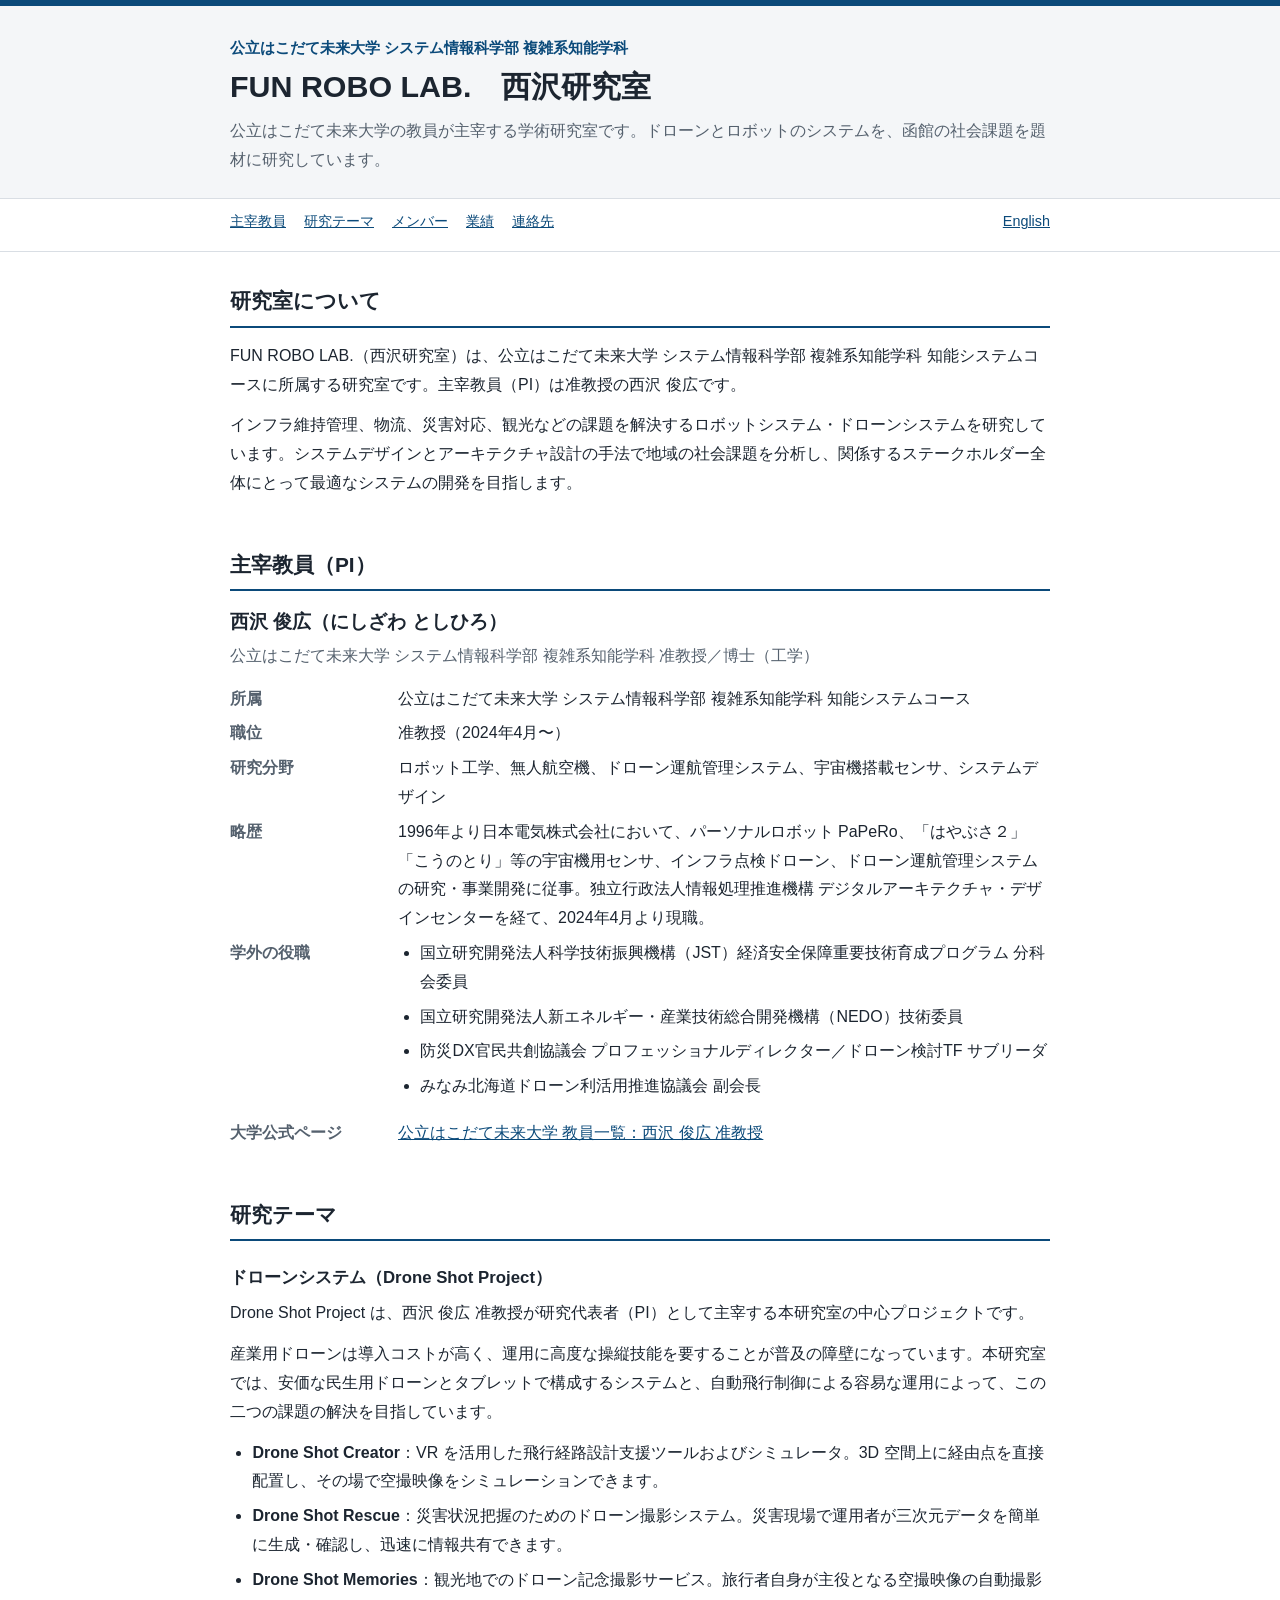
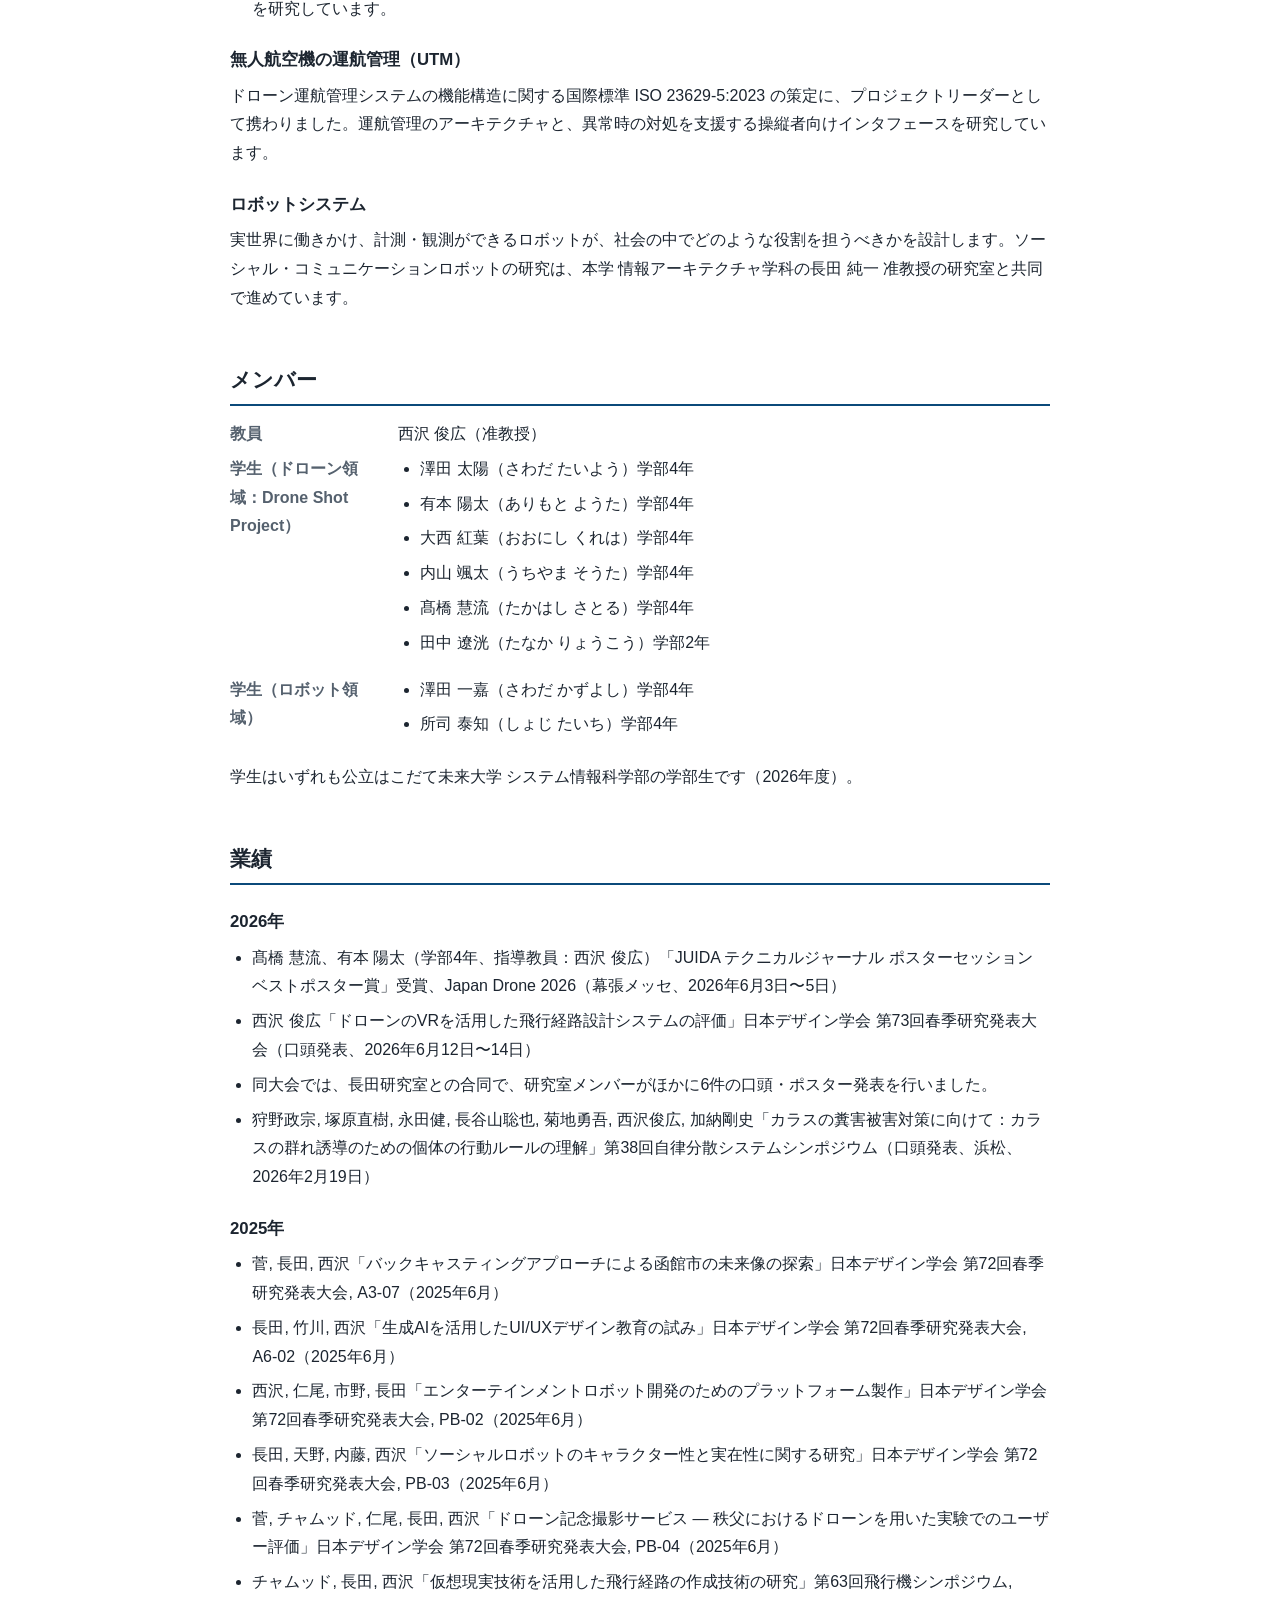
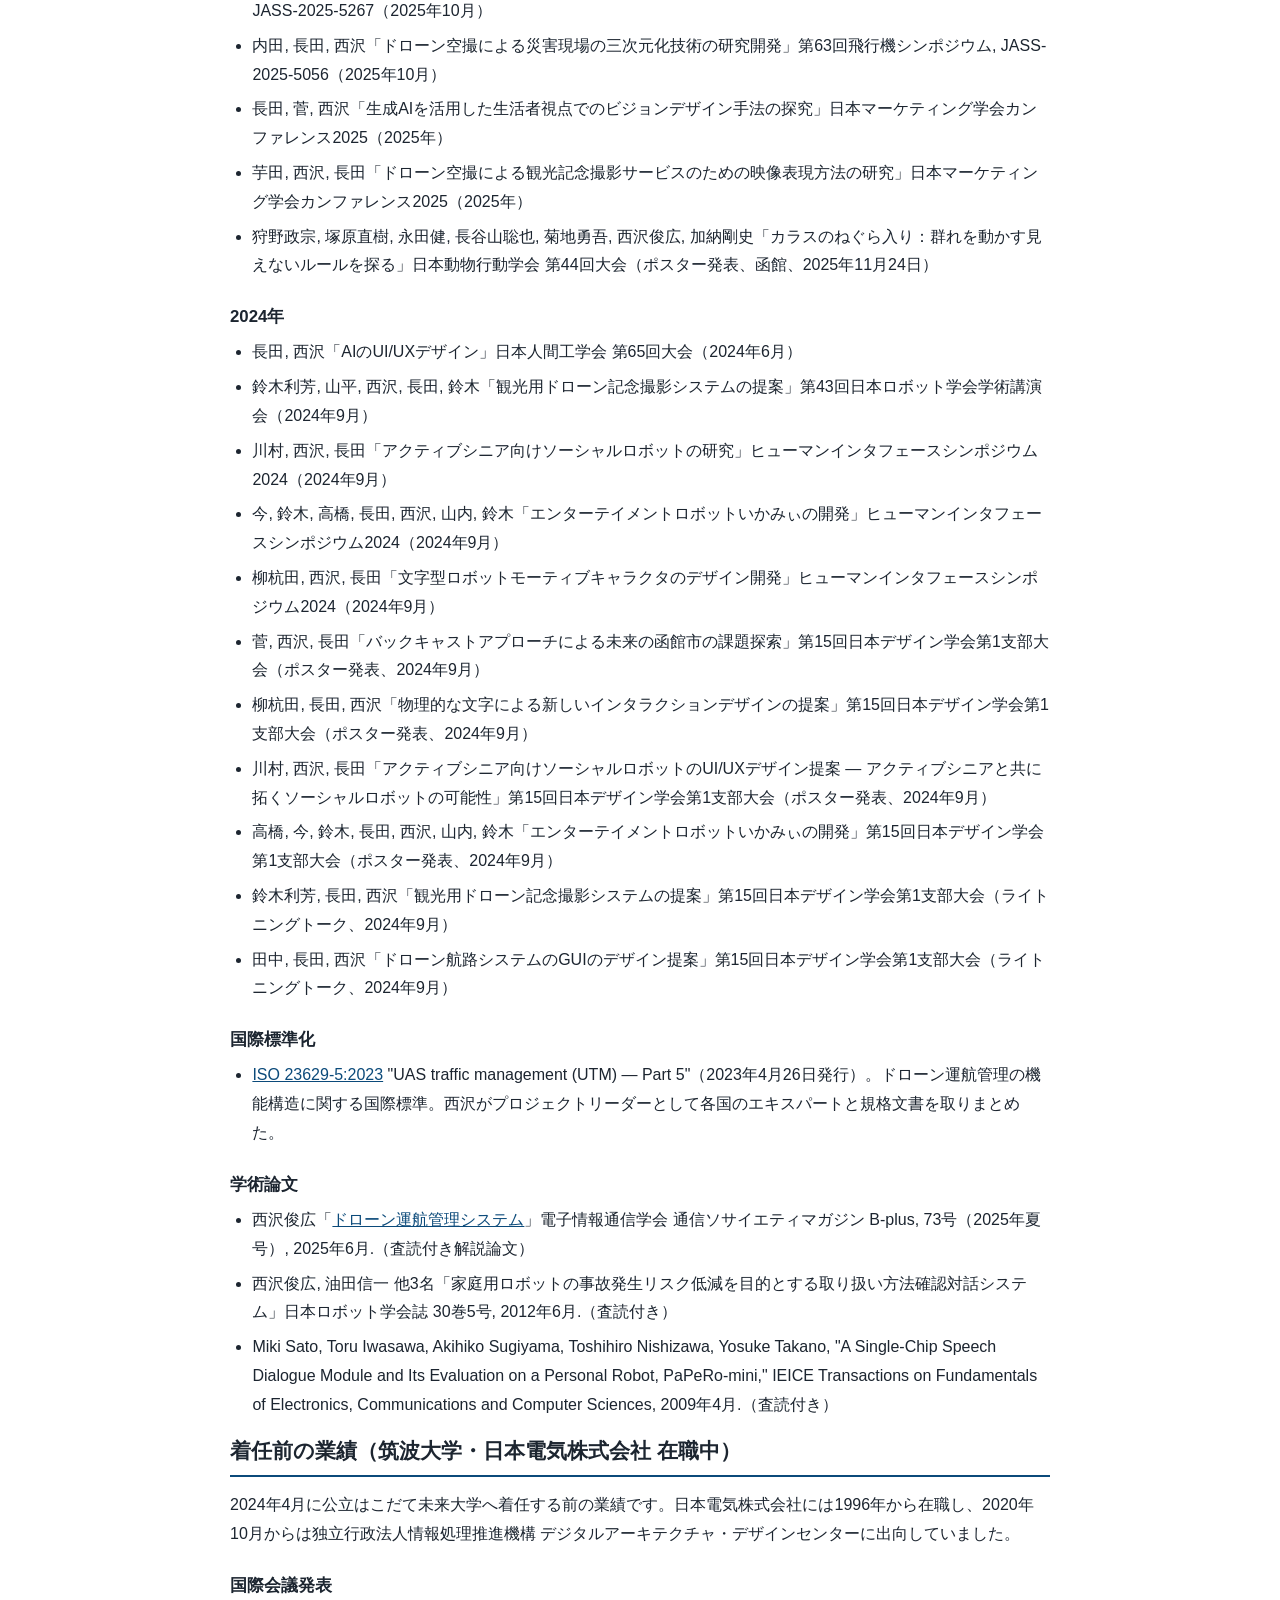
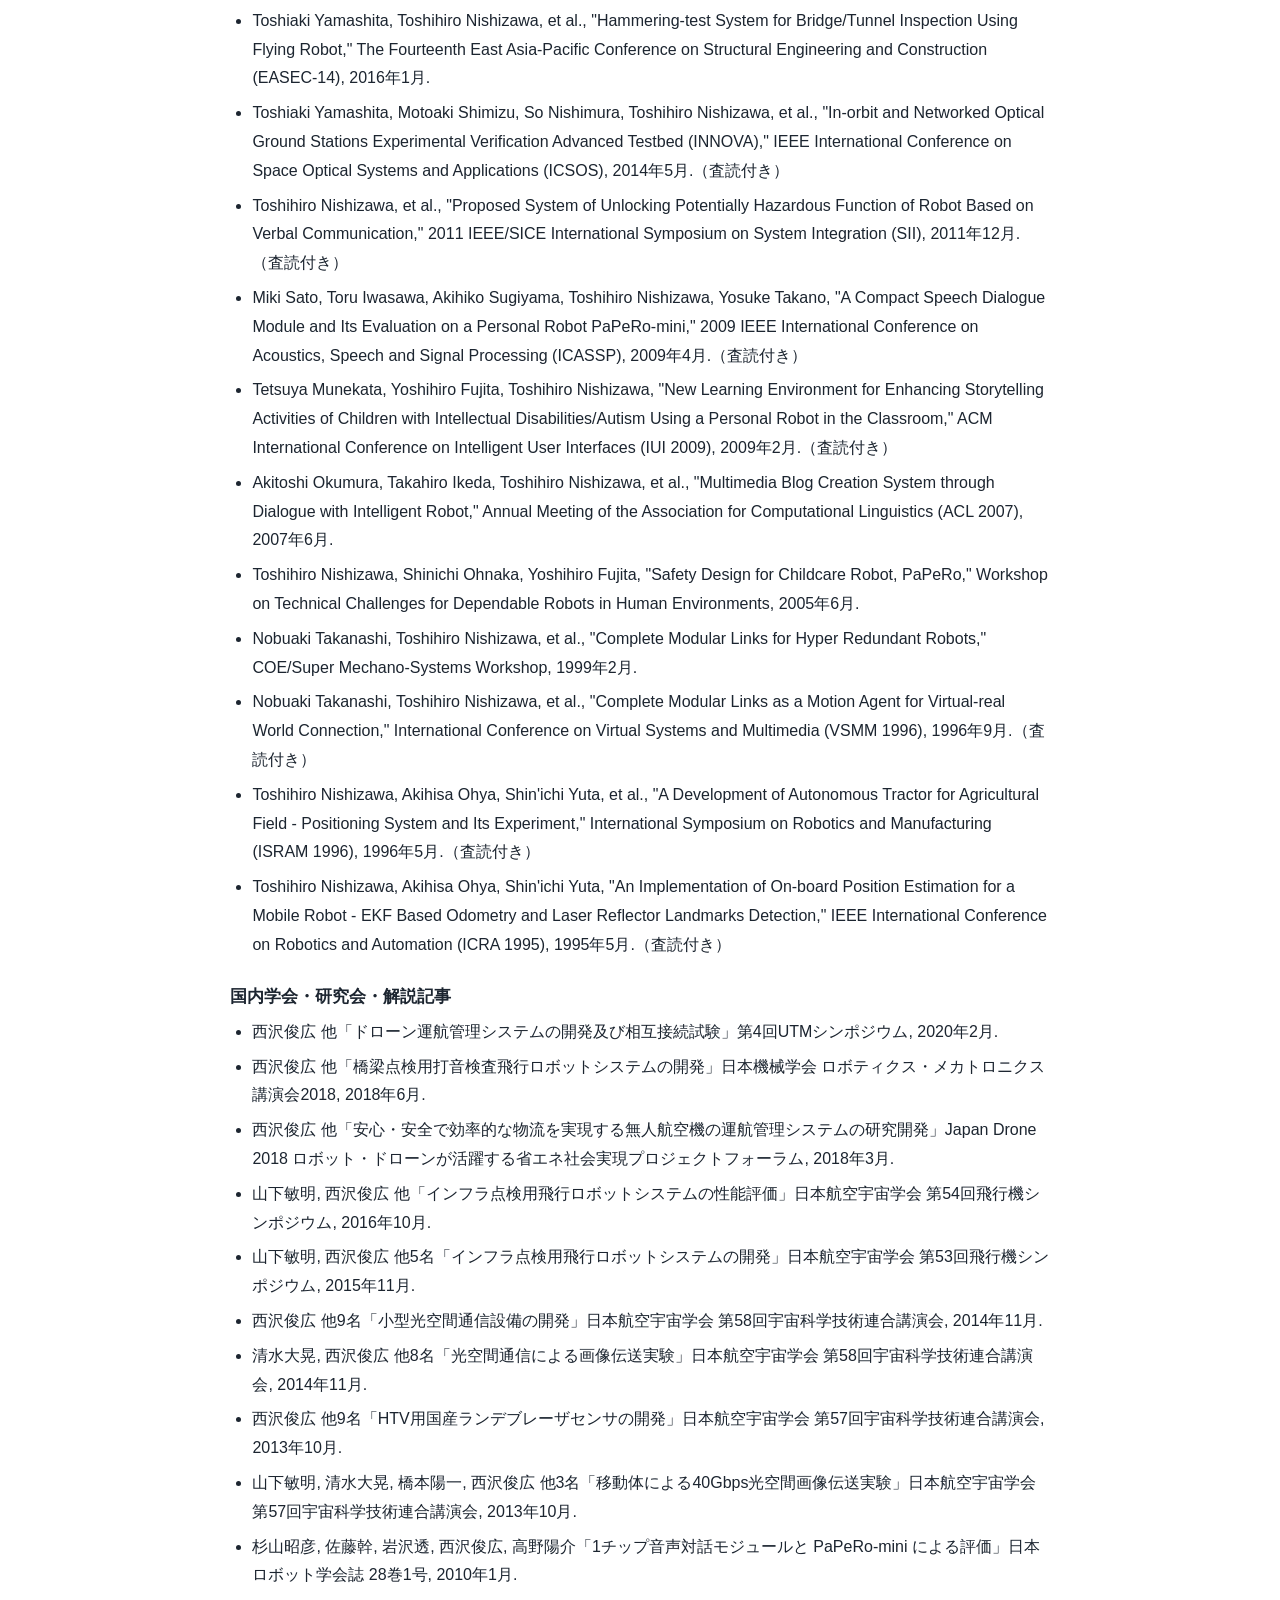
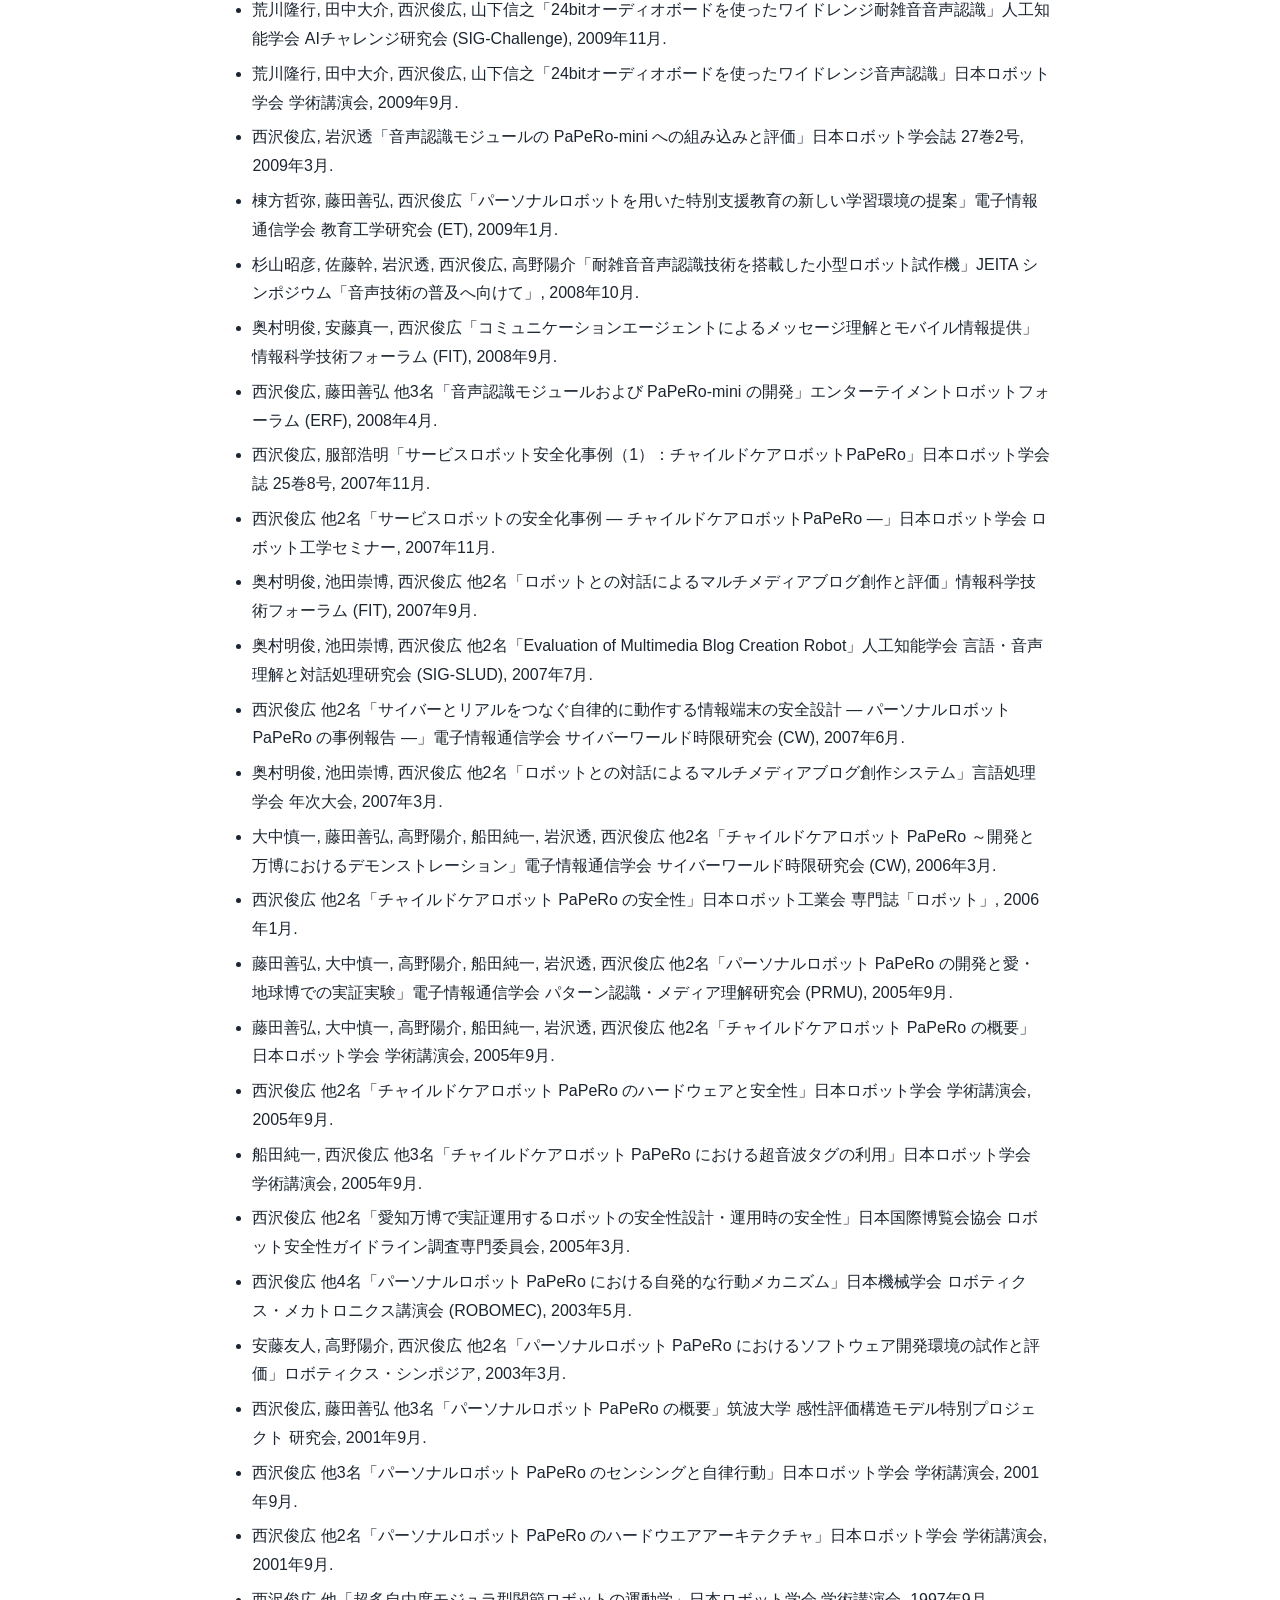
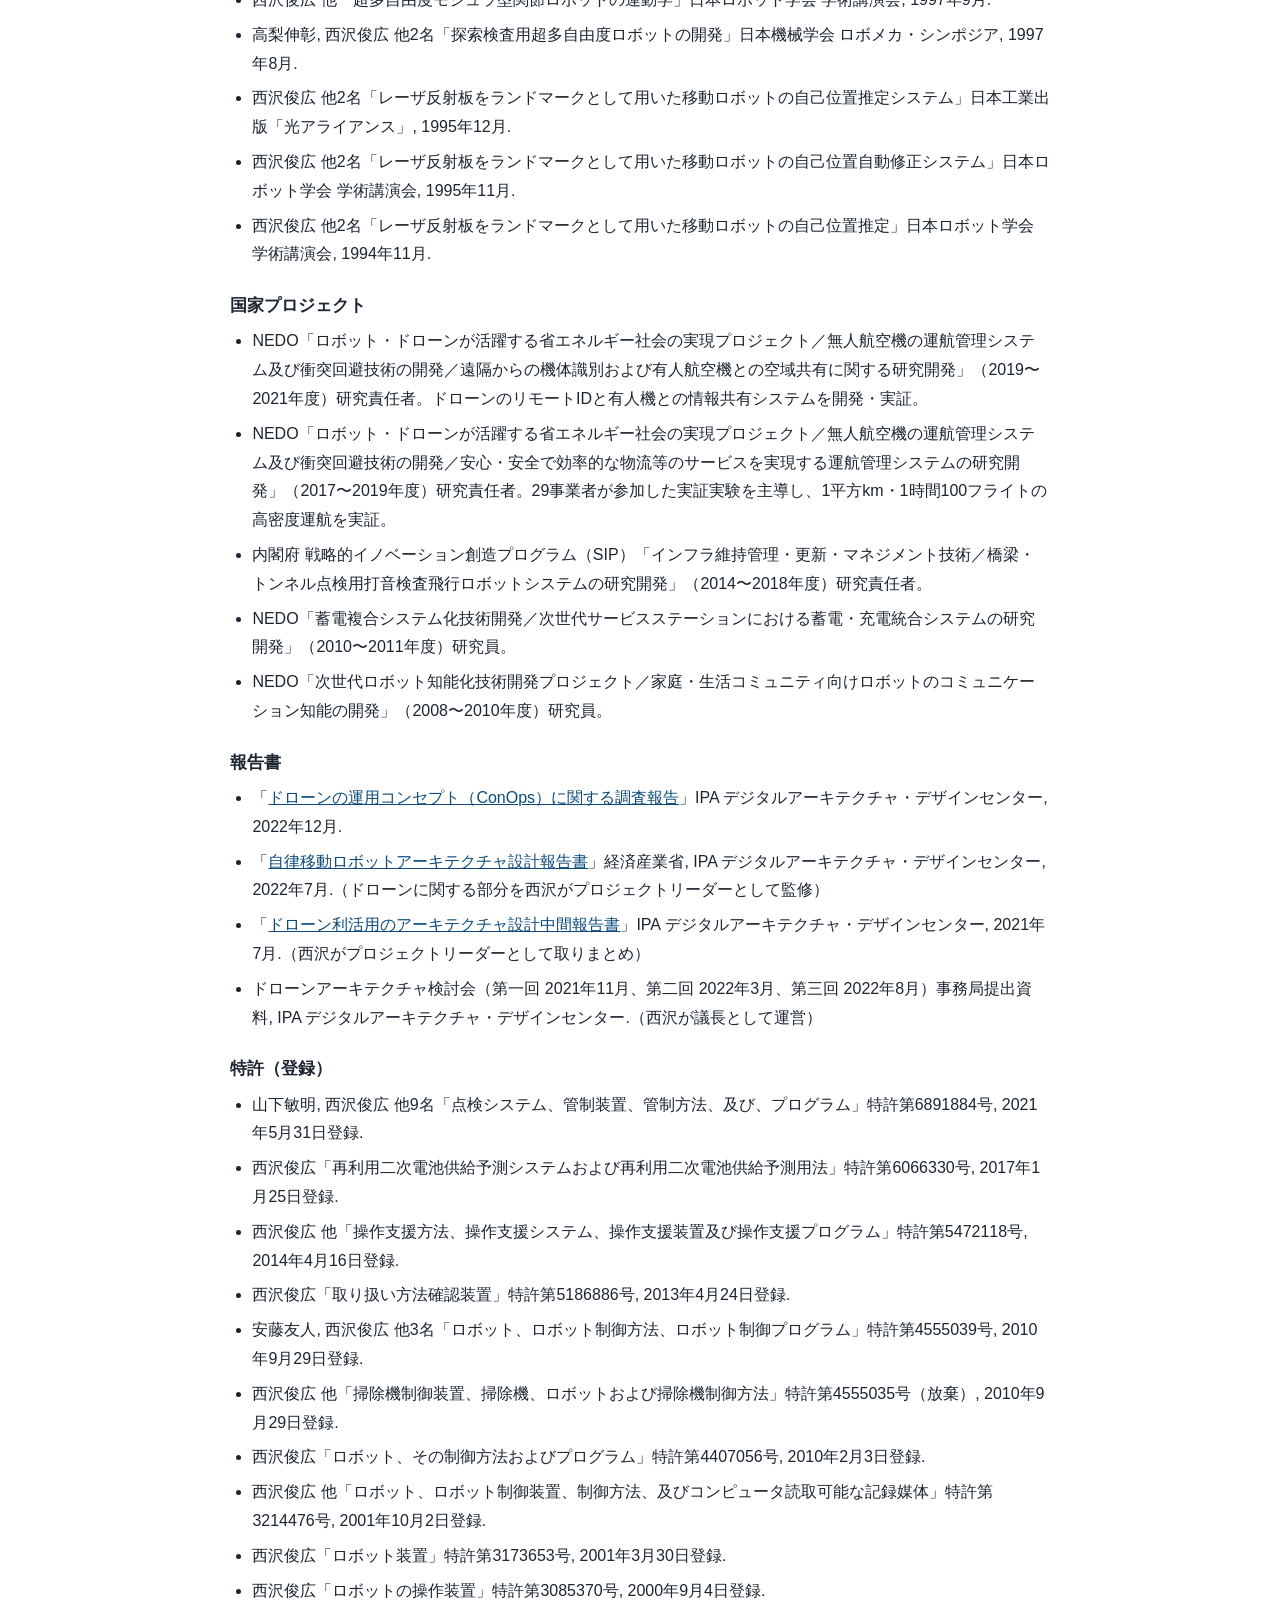
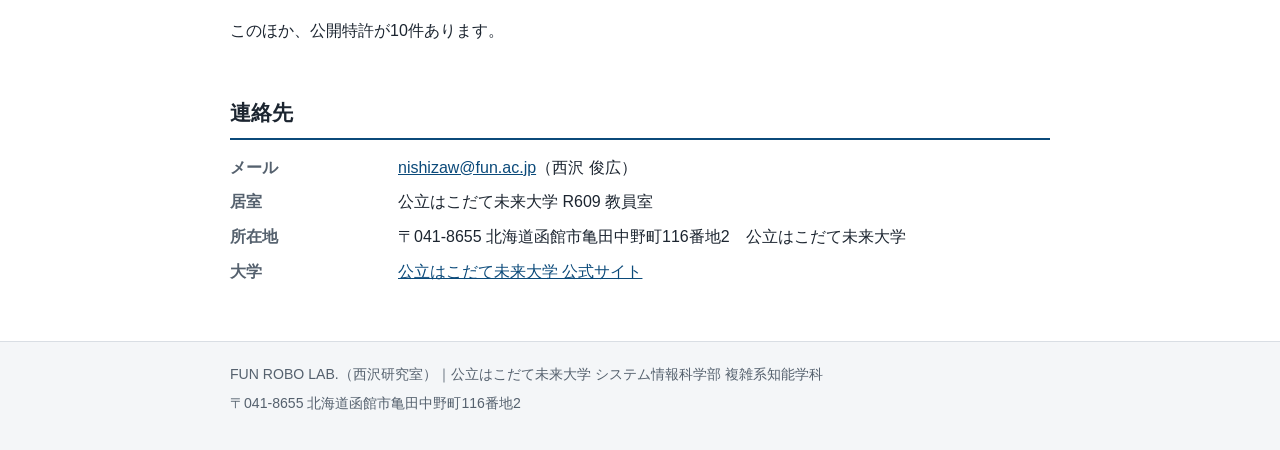
<file: index.html>
<!DOCTYPE html>
<html lang="ja">
<head>
<meta charset="utf-8">
<meta name="viewport" content="width=device-width, initial-scale=1">
<title>FUN ROBO LAB.（西沢研究室）｜公立はこだて未来大学 システム情報科学部</title>
<meta name="description" content="公立はこだて未来大学 システム情報科学部 複雑系知能学科 西沢研究室（FUN ROBO LAB.）の公式ページ。准教授 西沢俊広が主宰し、ドローン、無人航空機の運航管理（UTM）、災害対応技術、ロボットシステムを研究しています。">
<link rel="alternate" hreflang="en" href="en/index.html">
<link rel="stylesheet" href="style.css">
</head>
<body>

<header class="site">
  <div class="wrap">
    <p class="univ">公立はこだて未来大学 システム情報科学部 複雑系知能学科</p>
    <h1>FUN ROBO LAB.　西沢研究室</h1>
    <p class="lead">公立はこだて未来大学の教員が主宰する学術研究室です。ドローンとロボットのシステムを、函館の社会課題を題材に研究しています。</p>
  </div>
</header>

<nav class="site">
  <div class="wrap">
    <ul>
      <li><a href="#pi">主宰教員</a></li>
      <li><a href="#research">研究テーマ</a></li>
      <li><a href="#members">メンバー</a></li>
      <li><a href="#achievements">業績</a></li>
      <li><a href="#contact">連絡先</a></li>
      <li class="lang"><a href="en/index.html" lang="en">English</a></li>
    </ul>
  </div>
</nav>

<main class="wrap">

<section id="about">
  <h2>研究室について</h2>
  <p>FUN ROBO LAB.（西沢研究室）は、公立はこだて未来大学 システム情報科学部 複雑系知能学科 知能システムコースに所属する研究室です。主宰教員（PI）は准教授の西沢 俊広です。</p>
  <p>インフラ維持管理、物流、災害対応、観光などの課題を解決するロボットシステム・ドローンシステムを研究しています。システムデザインとアーキテクチャ設計の手法で地域の社会課題を分析し、関係するステークホルダー全体にとって最適なシステムの開発を目指します。</p>
</section>

<section id="pi">
  <h2>主宰教員（PI）</h2>
  <p class="pi-name">西沢 俊広（にしざわ としひろ）</p>
  <p class="pi-title">公立はこだて未来大学 システム情報科学部 複雑系知能学科 准教授／博士（工学）</p>
  <dl class="facts">
    <dt>所属</dt>
    <dd>公立はこだて未来大学 システム情報科学部 複雑系知能学科 知能システムコース</dd>
    <dt>職位</dt>
    <dd>准教授（2024年4月〜）</dd>
    <dt>研究分野</dt>
    <dd>ロボット工学、無人航空機、ドローン運航管理システム、宇宙機搭載センサ、システムデザイン</dd>
    <dt>略歴</dt>
    <dd>1996年より日本電気株式会社において、パーソナルロボット PaPeRo、「はやぶさ２」「こうのとり」等の宇宙機用センサ、インフラ点検ドローン、ドローン運航管理システムの研究・事業開発に従事。独立行政法人情報処理推進機構 デジタルアーキテクチャ・デザインセンターを経て、2024年4月より現職。</dd>
    <dt>学外の役職</dt>
    <dd>
      <ul>
        <li>国立研究開発法人科学技術振興機構（JST）経済安全保障重要技術育成プログラム 分科会委員</li>
        <li>国立研究開発法人新エネルギー・産業技術総合開発機構（NEDO）技術委員</li>
        <li>防災DX官民共創協議会 プロフェッショナルディレクター／ドローン検討TF サブリーダ</li>
        <li>みなみ北海道ドローン利活用推進協議会 副会長</li>      </ul>
    </dd>
    <dt>大学公式ページ</dt>
    <dd><a href="https://www.fun.ac.jp/faculty/nishizawa-toshihiro/">公立はこだて未来大学 教員一覧：西沢 俊広 准教授</a></dd>
    <!-- TODO: researchmap の URL を西沢先生に確認して追加する
    <dt>researchmap</dt>
    <dd><a href="https://researchmap.jp/XXXX">researchmap：西沢 俊広</a></dd>
    -->
  </dl>
</section>

<section id="research">
  <h2>研究テーマ</h2>

  <h3>ドローンシステム（Drone Shot Project）</h3>
  <p>Drone Shot Project は、西沢 俊広 准教授が研究代表者（PI）として主宰する本研究室の中心プロジェクトです。</p>
  <p>産業用ドローンは導入コストが高く、運用に高度な操縦技能を要することが普及の障壁になっています。本研究室では、安価な民生用ドローンとタブレットで構成するシステムと、自動飛行制御による容易な運用によって、この二つの課題の解決を目指しています。</p>
  <ul>
    <li><strong>Drone Shot Creator</strong>：VR を活用した飛行経路設計支援ツールおよびシミュレータ。3D 空間上に経由点を直接配置し、その場で空撮映像をシミュレーションできます。</li>
    <li><strong>Drone Shot Rescue</strong>：災害状況把握のためのドローン撮影システム。災害現場で運用者が三次元データを簡単に生成・確認し、迅速に情報共有できます。</li>
    <li><strong>Drone Shot Memories</strong>：観光地でのドローン記念撮影サービス。旅行者自身が主役となる空撮映像の自動撮影を研究しています。</li>
  </ul>

  <h3>無人航空機の運航管理（UTM）</h3>
  <p>ドローン運航管理システムの機能構造に関する国際標準 ISO 23629-5:2023 の策定に、プロジェクトリーダーとして携わりました。運航管理のアーキテクチャと、異常時の対処を支援する操縦者向けインタフェースを研究しています。</p>

  <h3>ロボットシステム</h3>
  <p>実世界に働きかけ、計測・観測ができるロボットが、社会の中でどのような役割を担うべきかを設計します。ソーシャル・コミュニケーションロボットの研究は、本学 情報アーキテクチャ学科の長田 純一 准教授の研究室と共同で進めています。</p>
  <!-- TODO: 長田研究室との共同運営をこのページでどこまで扱うかを西沢先生に確認する（認証申請は西沢研単独の方針） -->
</section>

<section id="members">
  <h2>メンバー</h2>
  <dl class="facts">
    <dt>教員</dt>
    <dd>西沢 俊広（准教授）</dd>
    <dt>学生（ドローン領域：Drone Shot Project）</dt>
    <dd>
      <ul>
        <li>澤田 太陽（さわだ たいよう）学部4年</li>
        <li>有本 陽太（ありもと ようた）学部4年</li>
        <li>大西 紅葉（おおにし くれは）学部4年</li>
        <li>内山 颯太（うちやま そうた）学部4年</li>
        <li>髙橋 慧流（たかはし さとる）学部4年</li>
        <li>田中 遼洸（たなか りょうこう）学部2年</li>
      </ul>
    </dd>
    <dt>学生（ロボット領域）</dt>
    <dd>
      <ul>
        <li>澤田 一嘉（さわだ かずよし）学部4年</li>
        <li>所司 泰知（しょじ たいち）学部4年</li>
      </ul>
    </dd>
  </dl>
  <p>学生はいずれも公立はこだて未来大学 システム情報科学部の学部生です（2026年度）。</p>
</section>

<section id="achievements">
  <h2>業績</h2>

  <h3>2026年</h3>
  <ul>
    <li>髙橋 慧流、有本 陽太（学部4年、指導教員：西沢 俊広）「JUIDA テクニカルジャーナル ポスターセッション ベストポスター賞」受賞、Japan Drone 2026（幕張メッセ、2026年6月3日〜5日）</li>
    <li>西沢 俊広「ドローンのVRを活用した飛行経路設計システムの評価」日本デザイン学会 第73回春季研究発表大会（口頭発表、2026年6月12日〜14日）</li>
    <li>同大会では、長田研究室との合同で、研究室メンバーがほかに6件の口頭・ポスター発表を行いました。</li>
    <li>狩野政宗, 塚原直樹, 永田健, 長谷山聡也, 菊地勇吾, 西沢俊広, 加納剛史「カラスの糞害被害対策に向けて：カラスの群れ誘導のための個体の行動ルールの理解」第38回自律分散システムシンポジウム（口頭発表、浜松、2026年2月19日）</li>
  </ul>

  <h3>2025年</h3>
  <ul>
    <li>菅, 長田, 西沢「バックキャスティングアプローチによる函館市の未来像の探索」日本デザイン学会 第72回春季研究発表大会, A3-07（2025年6月）</li>
    <li>長田, 竹川, 西沢「生成AIを活用したUI/UXデザイン教育の試み」日本デザイン学会 第72回春季研究発表大会, A6-02（2025年6月）</li>
    <li>西沢, 仁尾, 市野, 長田「エンターテインメントロボット開発のためのプラットフォーム製作」日本デザイン学会 第72回春季研究発表大会, PB-02（2025年6月）</li>
    <li>長田, 天野, 内藤, 西沢「ソーシャルロボットのキャラクター性と実在性に関する研究」日本デザイン学会 第72回春季研究発表大会, PB-03（2025年6月）</li>
    <li>菅, チャムッド, 仁尾, 長田, 西沢「ドローン記念撮影サービス ― 秩父におけるドローンを用いた実験でのユーザー評価」日本デザイン学会 第72回春季研究発表大会, PB-04（2025年6月）</li>
    <li>チャムッド, 長田, 西沢「仮想現実技術を活用した飛行経路の作成技術の研究」第63回飛行機シンポジウム, JASS-2025-5267（2025年10月）</li>
    <li>内田, 長田, 西沢「ドローン空撮による災害現場の三次元化技術の研究開発」第63回飛行機シンポジウム, JASS-2025-5056（2025年10月）</li>
    <li>長田, 菅, 西沢「生成AIを活用した生活者視点でのビジョンデザイン手法の探究」日本マーケティング学会カンファレンス2025（2025年）</li>
    <li>芋田, 西沢, 長田「ドローン空撮による観光記念撮影サービスのための映像表現方法の研究」日本マーケティング学会カンファレンス2025（2025年）</li>
    <li>狩野政宗, 塚原直樹, 永田健, 長谷山聡也, 菊地勇吾, 西沢俊広, 加納剛史「カラスのねぐら入り：群れを動かす見えないルールを探る」日本動物行動学会 第44回大会（ポスター発表、函館、2025年11月24日）</li>
  </ul>

  <h3>2024年</h3>
  <ul>
    <li>長田, 西沢「AIのUI/UXデザイン」日本人間工学会 第65回大会（2024年6月）</li>
    <!-- TODO: 教員評価シートの記載は「第43回日本ロボット学会学術講演会（2024年9月）」。2024年9月開催は第42回のはずなので、回数を西沢先生に確認する -->
    <li>鈴木利芳, 山平, 西沢, 長田, 鈴木「観光用ドローン記念撮影システムの提案」第43回日本ロボット学会学術講演会（2024年9月）</li>
    <li>川村, 西沢, 長田「アクティブシニア向けソーシャルロボットの研究」ヒューマンインタフェースシンポジウム2024（2024年9月）</li>
    <li>今, 鈴木, 高橋, 長田, 西沢, 山内, 鈴木「エンターテイメントロボットいかみぃの開発」ヒューマンインタフェースシンポジウム2024（2024年9月）</li>
    <li>柳杭田, 西沢, 長田「文字型ロボットモーティブキャラクタのデザイン開発」ヒューマンインタフェースシンポジウム2024（2024年9月）</li>
    <li>菅, 西沢, 長田「バックキャストアプローチによる未来の函館市の課題探索」第15回日本デザイン学会第1支部大会（ポスター発表、2024年9月）</li>
    <li>柳杭田, 長田, 西沢「物理的な文字による新しいインタラクションデザインの提案」第15回日本デザイン学会第1支部大会（ポスター発表、2024年9月）</li>
    <li>川村, 西沢, 長田「アクティブシニア向けソーシャルロボットのUI/UXデザイン提案 ― アクティブシニアと共に拓くソーシャルロボットの可能性」第15回日本デザイン学会第1支部大会（ポスター発表、2024年9月）</li>
    <li>高橋, 今, 鈴木, 長田, 西沢, 山内, 鈴木「エンターテイメントロボットいかみぃの開発」第15回日本デザイン学会第1支部大会（ポスター発表、2024年9月）</li>
    <li>鈴木利芳, 長田, 西沢「観光用ドローン記念撮影システムの提案」第15回日本デザイン学会第1支部大会（ライトニングトーク、2024年9月）</li>
    <li>田中, 長田, 西沢「ドローン航路システムのGUIのデザイン提案」第15回日本デザイン学会第1支部大会（ライトニングトーク、2024年9月）</li>
  </ul>
  <!-- TODO: 2024・2025年の発表は教員評価シートの記載どおり著者を姓のみで掲載している。フルネーム表記にするか西沢先生に確認する -->

  <h3>国際標準化</h3>
  <ul>
    <li><a href="https://www.iso.org/standard/78961.html">ISO 23629-5:2023</a> "UAS traffic management (UTM) — Part 5"（2023年4月26日発行）。ドローン運航管理の機能構造に関する国際標準。西沢がプロジェクトリーダーとして各国のエキスパートと規格文書を取りまとめた。</li>
  </ul>

  <h3>学術論文</h3>
  <ul>
    <li>西沢俊広「<a href="https://www.ieice.org/~cs-edit/magazine/ieice/alldata/Bplus73_all.pdf">ドローン運航管理システム</a>」電子情報通信学会 通信ソサイエティマガジン B-plus, 73号（2025年夏号）, 2025年6月.（査読付き解説論文）</li>
    <li>西沢俊広, 油田信一 他3名「家庭用ロボットの事故発生リスク低減を目的とする取り扱い方法確認対話システム」日本ロボット学会誌 30巻5号, 2012年6月.（査読付き）</li>
    <!-- TODO: 研究業績リストでは発行年月が「2009年4月」。掲載巻号と発行年を西沢先生に確認する -->
    <li>Miki Sato, Toru Iwasawa, Akihiko Sugiyama, Toshihiro Nishizawa, Yosuke Takano, "A Single-Chip Speech Dialogue Module and Its Evaluation on a Personal Robot, PaPeRo-mini," IEICE Transactions on Fundamentals of Electronics, Communications and Computer Sciences, 2009年4月.（査読付き）</li>
  </ul>

  <h2 id="earlier">着任前の業績（筑波大学・日本電気株式会社 在職中）</h2>
  <p>2024年4月に公立はこだて未来大学へ着任する前の業績です。日本電気株式会社には1996年から在職し、2020年10月からは独立行政法人情報処理推進機構 デジタルアーキテクチャ・デザインセンターに出向していました。</p>

  <h3>国際会議発表</h3>
  <ul>
    <li>Toshiaki Yamashita, Toshihiro Nishizawa, et al., "Hammering-test System for Bridge/Tunnel Inspection Using Flying Robot," The Fourteenth East Asia-Pacific Conference on Structural Engineering and Construction (EASEC-14), 2016年1月.</li>
    <li>Toshiaki Yamashita, Motoaki Shimizu, So Nishimura, Toshihiro Nishizawa, et al., "In-orbit and Networked Optical Ground Stations Experimental Verification Advanced Testbed (INNOVA)," IEEE International Conference on Space Optical Systems and Applications (ICSOS), 2014年5月.（査読付き）</li>
    <li>Toshihiro Nishizawa, et al., "Proposed System of Unlocking Potentially Hazardous Function of Robot Based on Verbal Communication," 2011 IEEE/SICE International Symposium on System Integration (SII), 2011年12月.（査読付き）</li>
    <li>Miki Sato, Toru Iwasawa, Akihiko Sugiyama, Toshihiro Nishizawa, Yosuke Takano, "A Compact Speech Dialogue Module and Its Evaluation on a Personal Robot PaPeRo-mini," 2009 IEEE International Conference on Acoustics, Speech and Signal Processing (ICASSP), 2009年4月.（査読付き）</li>
    <li>Tetsuya Munekata, Yoshihiro Fujita, Toshihiro Nishizawa, "New Learning Environment for Enhancing Storytelling Activities of Children with Intellectual Disabilities/Autism Using a Personal Robot in the Classroom," ACM International Conference on Intelligent User Interfaces (IUI 2009), 2009年2月.（査読付き）</li>
    <li>Akitoshi Okumura, Takahiro Ikeda, Toshihiro Nishizawa, et al., "Multimedia Blog Creation System through Dialogue with Intelligent Robot," Annual Meeting of the Association for Computational Linguistics (ACL 2007), 2007年6月.</li>
    <li>Toshihiro Nishizawa, Shinichi Ohnaka, Yoshihiro Fujita, "Safety Design for Childcare Robot, PaPeRo," Workshop on Technical Challenges for Dependable Robots in Human Environments, 2005年6月.</li>
    <li>Nobuaki Takanashi, Toshihiro Nishizawa, et al., "Complete Modular Links for Hyper Redundant Robots," COE/Super Mechano-Systems Workshop, 1999年2月.</li>
    <li>Nobuaki Takanashi, Toshihiro Nishizawa, et al., "Complete Modular Links as a Motion Agent for Virtual-real World Connection," International Conference on Virtual Systems and Multimedia (VSMM 1996), 1996年9月.（査読付き）</li>
    <li>Toshihiro Nishizawa, Akihisa Ohya, Shin'ichi Yuta, et al., "A Development of Autonomous Tractor for Agricultural Field - Positioning System and Its Experiment," International Symposium on Robotics and Manufacturing (ISRAM 1996), 1996年5月.（査読付き）</li>
    <li>Toshihiro Nishizawa, Akihisa Ohya, Shin'ichi Yuta, "An Implementation of On-board Position Estimation for a Mobile Robot - EKF Based Odometry and Laser Reflector Landmarks Detection," IEEE International Conference on Robotics and Automation (ICRA 1995), 1995年5月.（査読付き）</li>
  </ul>

  <h3>国内学会・研究会・解説記事</h3>
  <ul>
    <li>西沢俊広 他「ドローン運航管理システムの開発及び相互接続試験」第4回UTMシンポジウム, 2020年2月.</li>
    <li>西沢俊広 他「橋梁点検用打音検査飛行ロボットシステムの開発」日本機械学会 ロボティクス・メカトロニクス講演会2018, 2018年6月.</li>
    <li>西沢俊広 他「安心・安全で効率的な物流を実現する無人航空機の運航管理システムの研究開発」Japan Drone 2018 ロボット・ドローンが活躍する省エネ社会実現プロジェクトフォーラム, 2018年3月.</li>
    <li>山下敏明, 西沢俊広 他「インフラ点検用飛行ロボットシステムの性能評価」日本航空宇宙学会 第54回飛行機シンポジウム, 2016年10月.</li>
    <li>山下敏明, 西沢俊広 他5名「インフラ点検用飛行ロボットシステムの開発」日本航空宇宙学会 第53回飛行機シンポジウム, 2015年11月.</li>
    <li>西沢俊広 他9名「小型光空間通信設備の開発」日本航空宇宙学会 第58回宇宙科学技術連合講演会, 2014年11月.</li>
    <li>清水大晃, 西沢俊広 他8名「光空間通信による画像伝送実験」日本航空宇宙学会 第58回宇宙科学技術連合講演会, 2014年11月.</li>
    <li>西沢俊広 他9名「HTV用国産ランデブレーザセンサの開発」日本航空宇宙学会 第57回宇宙科学技術連合講演会, 2013年10月.</li>
    <li>山下敏明, 清水大晃, 橋本陽一, 西沢俊広 他3名「移動体による40Gbps光空間画像伝送実験」日本航空宇宙学会 第57回宇宙科学技術連合講演会, 2013年10月.</li>
    <li>杉山昭彦, 佐藤幹, 岩沢透, 西沢俊広, 高野陽介「1チップ音声対話モジュールと PaPeRo-mini による評価」日本ロボット学会誌 28巻1号, 2010年1月.</li>
    <li>荒川隆行, 田中大介, 西沢俊広, 山下信之「24bitオーディオボードを使ったワイドレンジ耐雑音音声認識」人工知能学会 AIチャレンジ研究会 (SIG-Challenge), 2009年11月.</li>
    <li>荒川隆行, 田中大介, 西沢俊広, 山下信之「24bitオーディオボードを使ったワイドレンジ音声認識」日本ロボット学会 学術講演会, 2009年9月.</li>
    <li>西沢俊広, 岩沢透「音声認識モジュールの PaPeRo-mini への組み込みと評価」日本ロボット学会誌 27巻2号, 2009年3月.</li>
    <li>棟方哲弥, 藤田善弘, 西沢俊広「パーソナルロボットを用いた特別支援教育の新しい学習環境の提案」電子情報通信学会 教育工学研究会 (ET), 2009年1月.</li>
    <li>杉山昭彦, 佐藤幹, 岩沢透, 西沢俊広, 高野陽介「耐雑音音声認識技術を搭載した小型ロボット試作機」JEITA シンポジウム「音声技術の普及へ向けて」, 2008年10月.</li>
    <li>奥村明俊, 安藤真一, 西沢俊広「コミュニケーションエージェントによるメッセージ理解とモバイル情報提供」情報科学技術フォーラム (FIT), 2008年9月.</li>
    <li>西沢俊広, 藤田善弘 他3名「音声認識モジュールおよび PaPeRo-mini の開発」エンターテイメントロボットフォーラム (ERF), 2008年4月.</li>
    <li>西沢俊広, 服部浩明「サービスロボット安全化事例（1）：チャイルドケアロボットPaPeRo」日本ロボット学会誌 25巻8号, 2007年11月.</li>
    <li>西沢俊広 他2名「サービスロボットの安全化事例 ― チャイルドケアロボットPaPeRo ―」日本ロボット学会 ロボット工学セミナー, 2007年11月.</li>
    <li>奥村明俊, 池田崇博, 西沢俊広 他2名「ロボットとの対話によるマルチメディアブログ創作と評価」情報科学技術フォーラム (FIT), 2007年9月.</li>
    <li>奥村明俊, 池田崇博, 西沢俊広 他2名「Evaluation of Multimedia Blog Creation Robot」人工知能学会 言語・音声理解と対話処理研究会 (SIG-SLUD), 2007年7月.</li>
    <li>西沢俊広 他2名「サイバーとリアルをつなぐ自律的に動作する情報端末の安全設計 ― パーソナルロボット PaPeRo の事例報告 ―」電子情報通信学会 サイバーワールド時限研究会 (CW), 2007年6月.</li>
    <li>奥村明俊, 池田崇博, 西沢俊広 他2名「ロボットとの対話によるマルチメディアブログ創作システム」言語処理学会 年次大会, 2007年3月.</li>
    <li>大中慎一, 藤田善弘, 高野陽介, 船田純一, 岩沢透, 西沢俊広 他2名「チャイルドケアロボット PaPeRo ～開発と万博におけるデモンストレーション」電子情報通信学会 サイバーワールド時限研究会 (CW), 2006年3月.</li>
    <li>西沢俊広 他2名「チャイルドケアロボット PaPeRo の安全性」日本ロボット工業会 専門誌「ロボット」, 2006年1月.</li>
    <li>藤田善弘, 大中慎一, 高野陽介, 船田純一, 岩沢透, 西沢俊広 他2名「パーソナルロボット PaPeRo の開発と愛・地球博での実証実験」電子情報通信学会 パターン認識・メディア理解研究会 (PRMU), 2005年9月.</li>
    <li>藤田善弘, 大中慎一, 高野陽介, 船田純一, 岩沢透, 西沢俊広 他2名「チャイルドケアロボット PaPeRo の概要」日本ロボット学会 学術講演会, 2005年9月.</li>
    <li>西沢俊広 他2名「チャイルドケアロボット PaPeRo のハードウェアと安全性」日本ロボット学会 学術講演会, 2005年9月.</li>
    <li>船田純一, 西沢俊広 他3名「チャイルドケアロボット PaPeRo における超音波タグの利用」日本ロボット学会 学術講演会, 2005年9月.</li>
    <li>西沢俊広 他2名「愛知万博で実証運用するロボットの安全性設計・運用時の安全性」日本国際博覧会協会 ロボット安全性ガイドライン調査専門委員会, 2005年3月.</li>
    <li>西沢俊広 他4名「パーソナルロボット PaPeRo における自発的な行動メカニズム」日本機械学会 ロボティクス・メカトロニクス講演会 (ROBOMEC), 2003年5月.</li>
    <li>安藤友人, 高野陽介, 西沢俊広 他2名「パーソナルロボット PaPeRo におけるソフトウェア開発環境の試作と評価」ロボティクス・シンポジア, 2003年3月.</li>
    <li>西沢俊広, 藤田善弘 他3名「パーソナルロボット PaPeRo の概要」筑波大学 感性評価構造モデル特別プロジェクト 研究会, 2001年9月.</li>
    <li>西沢俊広 他3名「パーソナルロボット PaPeRo のセンシングと自律行動」日本ロボット学会 学術講演会, 2001年9月.</li>
    <li>西沢俊広 他2名「パーソナルロボット PaPeRo のハードウエアアーキテクチャ」日本ロボット学会 学術講演会, 2001年9月.</li>
    <li>西沢俊広 他「超多自由度モジュラ型関節ロボットの運動学」日本ロボット学会 学術講演会, 1997年9月.</li>
    <li>高梨伸彰, 西沢俊広 他2名「探索検査用超多自由度ロボットの開発」日本機械学会 ロボメカ・シンポジア, 1997年8月.</li>
    <li>西沢俊広 他2名「レーザ反射板をランドマークとして用いた移動ロボットの自己位置推定システム」日本工業出版「光アライアンス」, 1995年12月.</li>
    <li>西沢俊広 他2名「レーザ反射板をランドマークとして用いた移動ロボットの自己位置自動修正システム」日本ロボット学会 学術講演会, 1995年11月.</li>
    <li>西沢俊広 他2名「レーザ反射板をランドマークとして用いた移動ロボットの自己位置推定」日本ロボット学会 学術講演会, 1994年11月.</li>
  </ul>

  <h3>国家プロジェクト</h3>
  <ul>
    <li>NEDO「ロボット・ドローンが活躍する省エネルギー社会の実現プロジェクト／無人航空機の運航管理システム及び衝突回避技術の開発／遠隔からの機体識別および有人航空機との空域共有に関する研究開発」（2019〜2021年度）研究責任者。ドローンのリモートIDと有人機との情報共有システムを開発・実証。</li>
    <li>NEDO「ロボット・ドローンが活躍する省エネルギー社会の実現プロジェクト／無人航空機の運航管理システム及び衝突回避技術の開発／安心・安全で効率的な物流等のサービスを実現する運航管理システムの研究開発」（2017〜2019年度）研究責任者。29事業者が参加した実証実験を主導し、1平方km・1時間100フライトの高密度運航を実証。</li>
    <li>内閣府 戦略的イノベーション創造プログラム（SIP）「インフラ維持管理・更新・マネジメント技術／橋梁・トンネル点検用打音検査飛行ロボットシステムの研究開発」（2014〜2018年度）研究責任者。</li>
    <li>NEDO「蓄電複合システム化技術開発／次世代サービスステーションにおける蓄電・充電統合システムの研究開発」（2010〜2011年度）研究員。</li>
    <li>NEDO「次世代ロボット知能化技術開発プロジェクト／家庭・生活コミュニティ向けロボットのコミュニケーション知能の開発」（2008〜2010年度）研究員。</li>
  </ul>

  <h3>報告書</h3>
  <ul>
    <li>「<a href="https://www.ipa.go.jp/digital/architecture/project/autonomousmobilerobot/202211_1.html">ドローンの運用コンセプト（ConOps）に関する調査報告</a>」IPA デジタルアーキテクチャ・デザインセンター, 2022年12月.</li>
    <li>「<a href="https://www.ipa.go.jp/digital/architecture/Individual-link/ps6vr7000000q38k-att/pj_report_autonomousmobilerobot_doc_detail_202208_1.pdf">自律移動ロボットアーキテクチャ設計報告書</a>」経済産業省, IPA デジタルアーキテクチャ・デザインセンター, 2022年7月.（ドローンに関する部分を西沢がプロジェクトリーダーとして監修）</li>
    <li>「<a href="https://www.ipa.go.jp/digital/architecture/project/autonomousmobilerobot/ngi93u000000kx2y-att/pg_report_drone_doc_20210726.pdf">ドローン利活用のアーキテクチャ設計中間報告書</a>」IPA デジタルアーキテクチャ・デザインセンター, 2021年7月.（西沢がプロジェクトリーダーとして取りまとめ）</li>
    <li>ドローンアーキテクチャ検討会（第一回 2021年11月、第二回 2022年3月、第三回 2022年8月）事務局提出資料, IPA デジタルアーキテクチャ・デザインセンター.（西沢が議長として運営）</li>
  </ul>

  <h3>特許（登録）</h3>
  <ul>
    <li>山下敏明, 西沢俊広 他9名「点検システム、管制装置、管制方法、及び、プログラム」特許第6891884号, 2021年5月31日登録.</li>
    <li>西沢俊広「再利用二次電池供給予測システムおよび再利用二次電池供給予測用法」特許第6066330号, 2017年1月25日登録.</li>
    <li>西沢俊広 他「操作支援方法、操作支援システム、操作支援装置及び操作支援プログラム」特許第5472118号, 2014年4月16日登録.</li>
    <li>西沢俊広「取り扱い方法確認装置」特許第5186886号, 2013年4月24日登録.</li>
    <li>安藤友人, 西沢俊広 他3名「ロボット、ロボット制御方法、ロボット制御プログラム」特許第4555039号, 2010年9月29日登録.</li>
    <li>西沢俊広 他「掃除機制御装置、掃除機、ロボットおよび掃除機制御方法」特許第4555035号（放棄）, 2010年9月29日登録.</li>
    <li>西沢俊広「ロボット、その制御方法およびプログラム」特許第4407056号, 2010年2月3日登録.</li>
    <li>西沢俊広 他「ロボット、ロボット制御装置、制御方法、及びコンピュータ読取可能な記録媒体」特許第3214476号, 2001年10月2日登録.</li>
    <li>西沢俊広「ロボット装置」特許第3173653号, 2001年3月30日登録.</li>
    <li>西沢俊広「ロボットの操作装置」特許第3085370号, 2000年9月4日登録.</li>
  </ul>
  <p>このほか、公開特許が10件あります。</p>
</section>

<section id="contact">
  <h2>連絡先</h2>
  <dl class="facts">
    <dt>メール</dt>
    <dd><a href="mailto:nishizaw@fun.ac.jp">nishizaw@fun.ac.jp</a>（西沢 俊広）</dd>
    <dt>居室</dt>
    <dd>公立はこだて未来大学 R609 教員室</dd>
    <dt>所在地</dt>
    <dd>〒041-8655 北海道函館市亀田中野町116番地2　公立はこだて未来大学</dd>
    <dt>大学</dt>
    <dd><a href="https://www.fun.ac.jp/">公立はこだて未来大学 公式サイト</a></dd>
  </dl>
</section>

</main>

<footer class="site">
  <div class="wrap">
    <p>FUN ROBO LAB.（西沢研究室）｜公立はこだて未来大学 システム情報科学部 複雑系知能学科</p>
    <p>〒041-8655 北海道函館市亀田中野町116番地2</p>
  </div>
</footer>

</body>
</html>
</file>
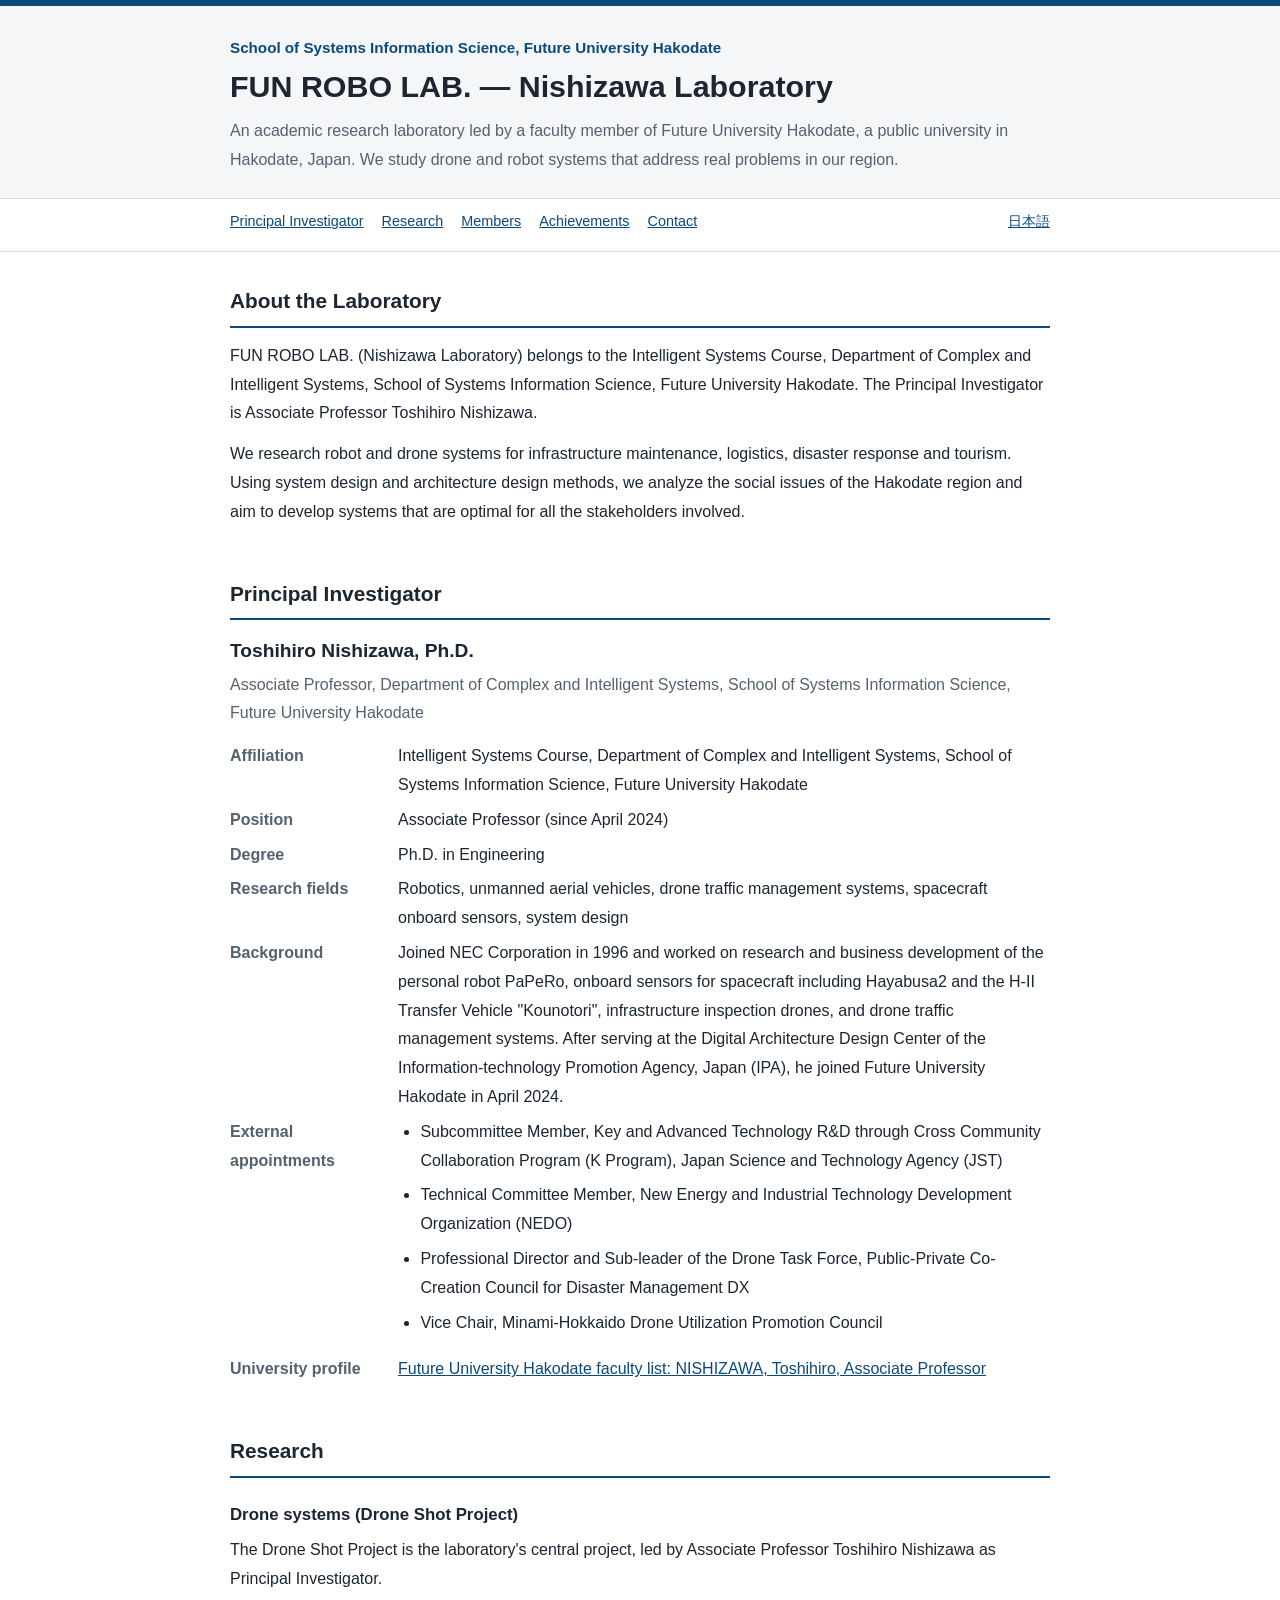
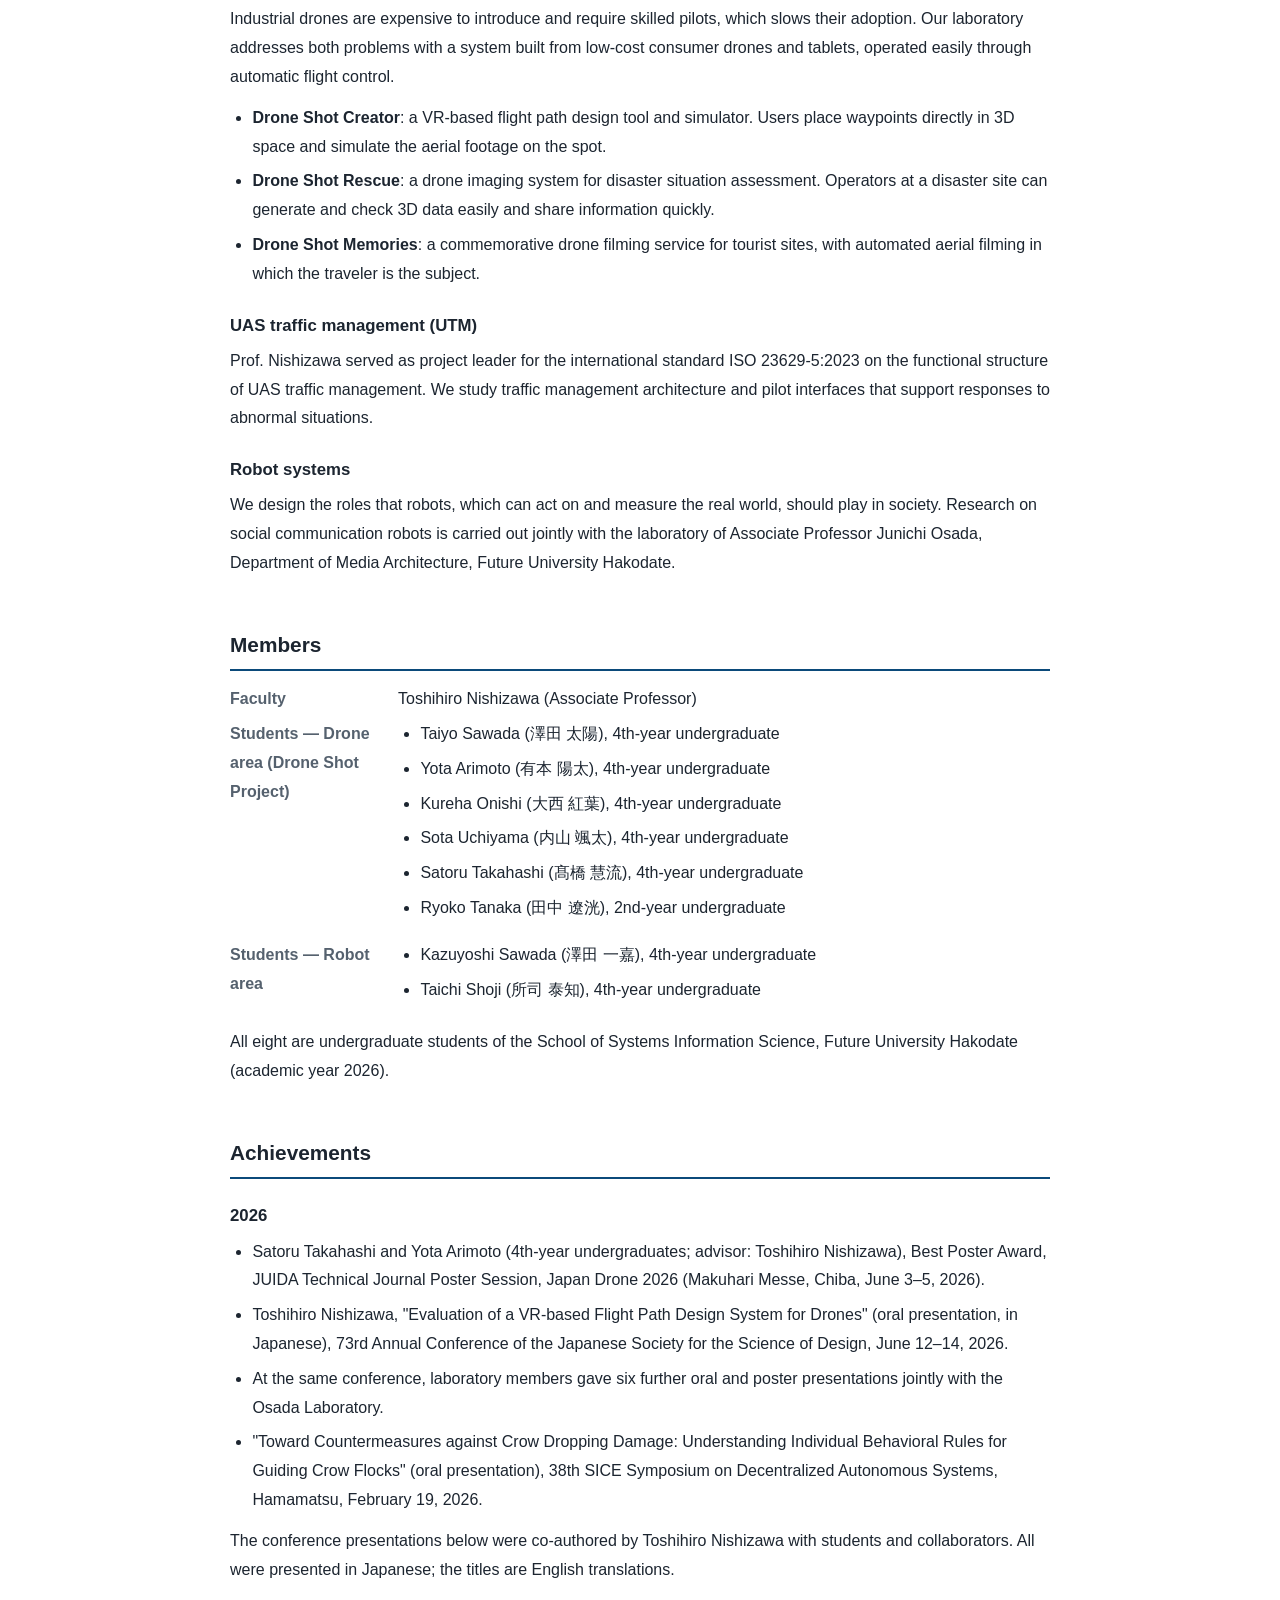
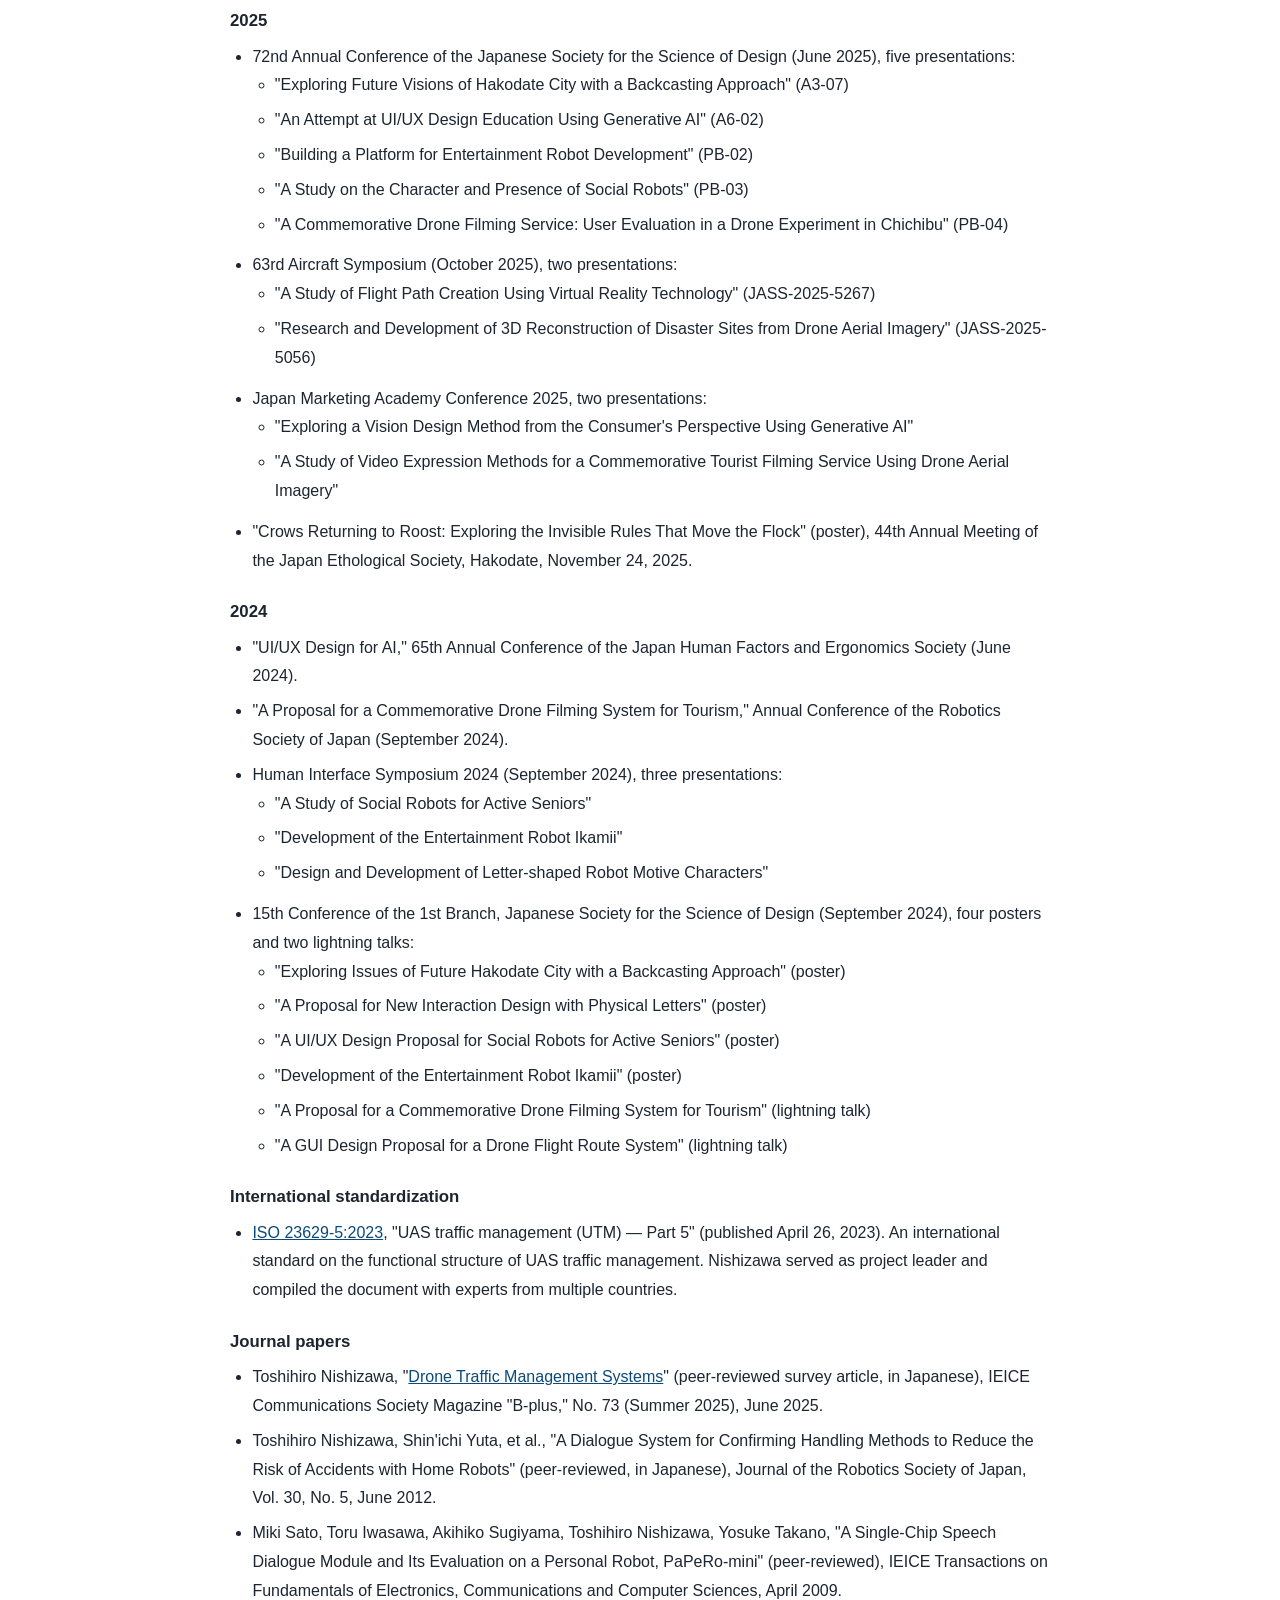
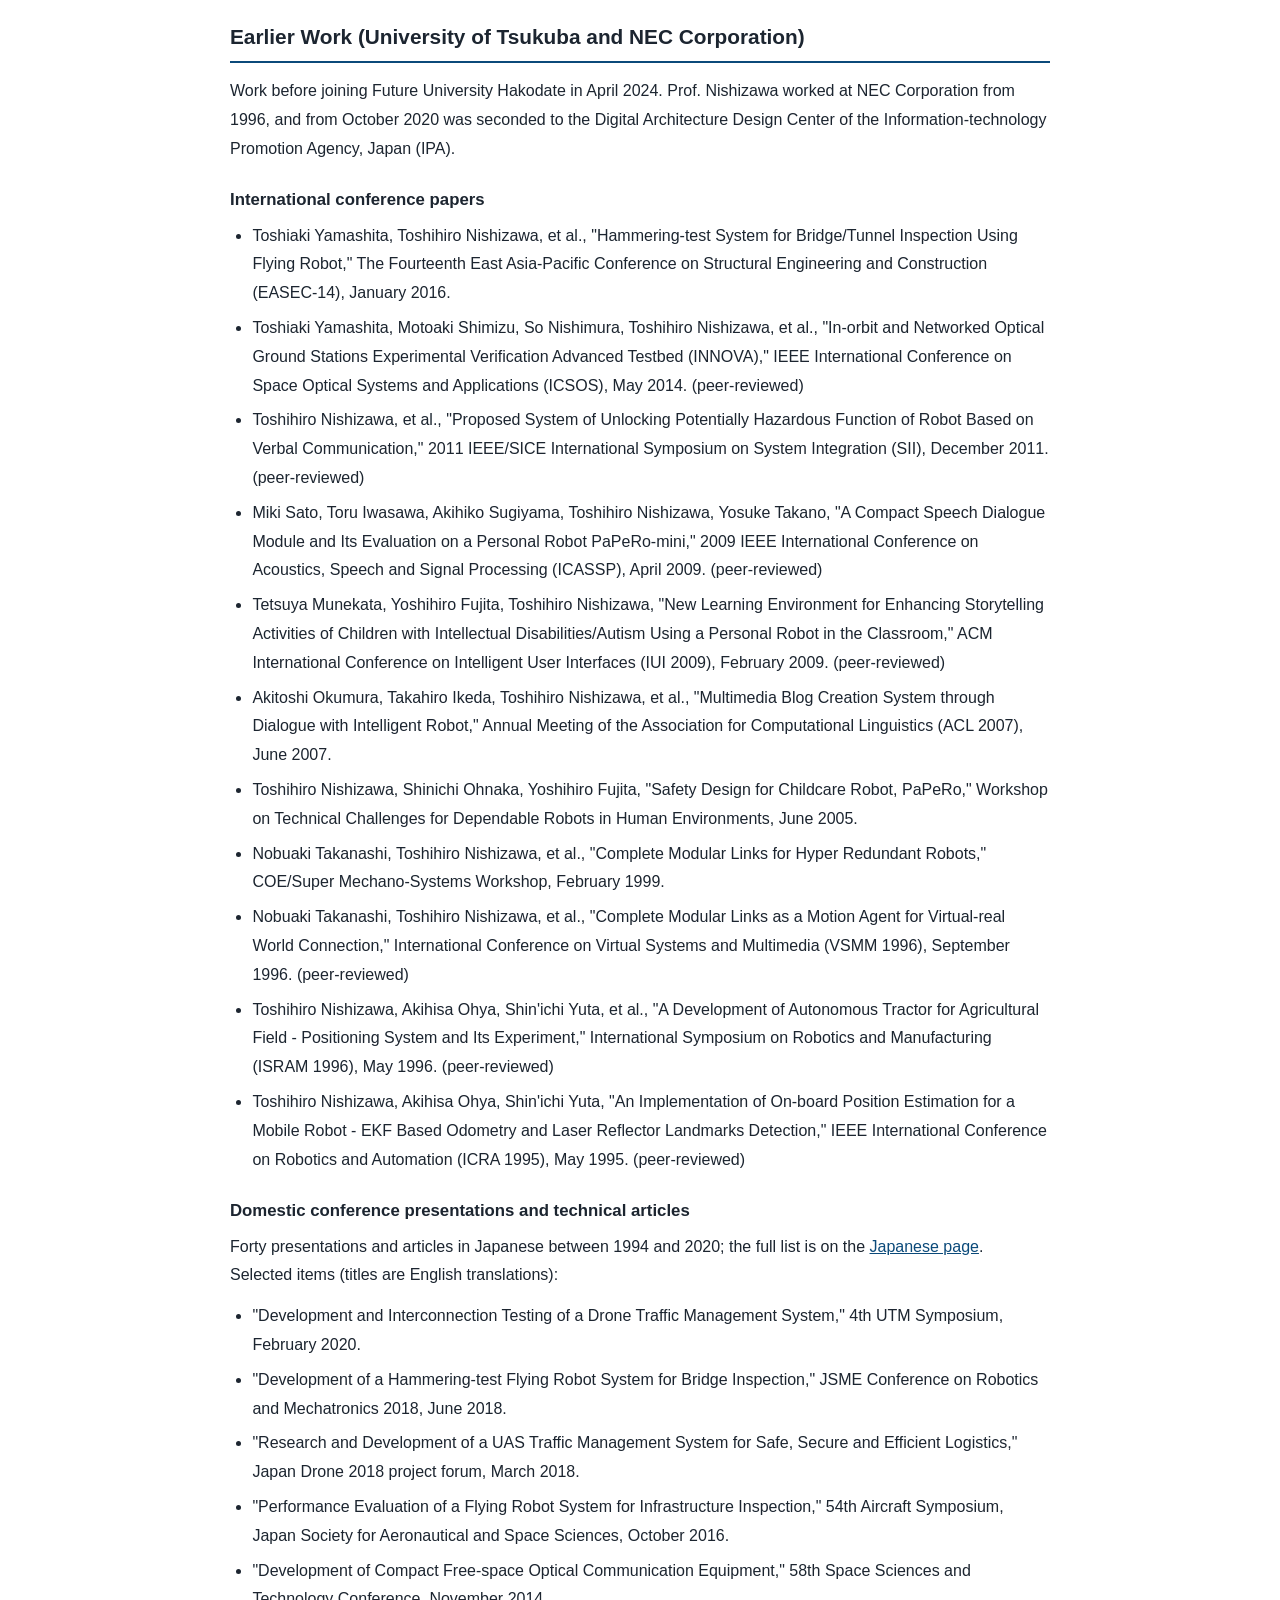
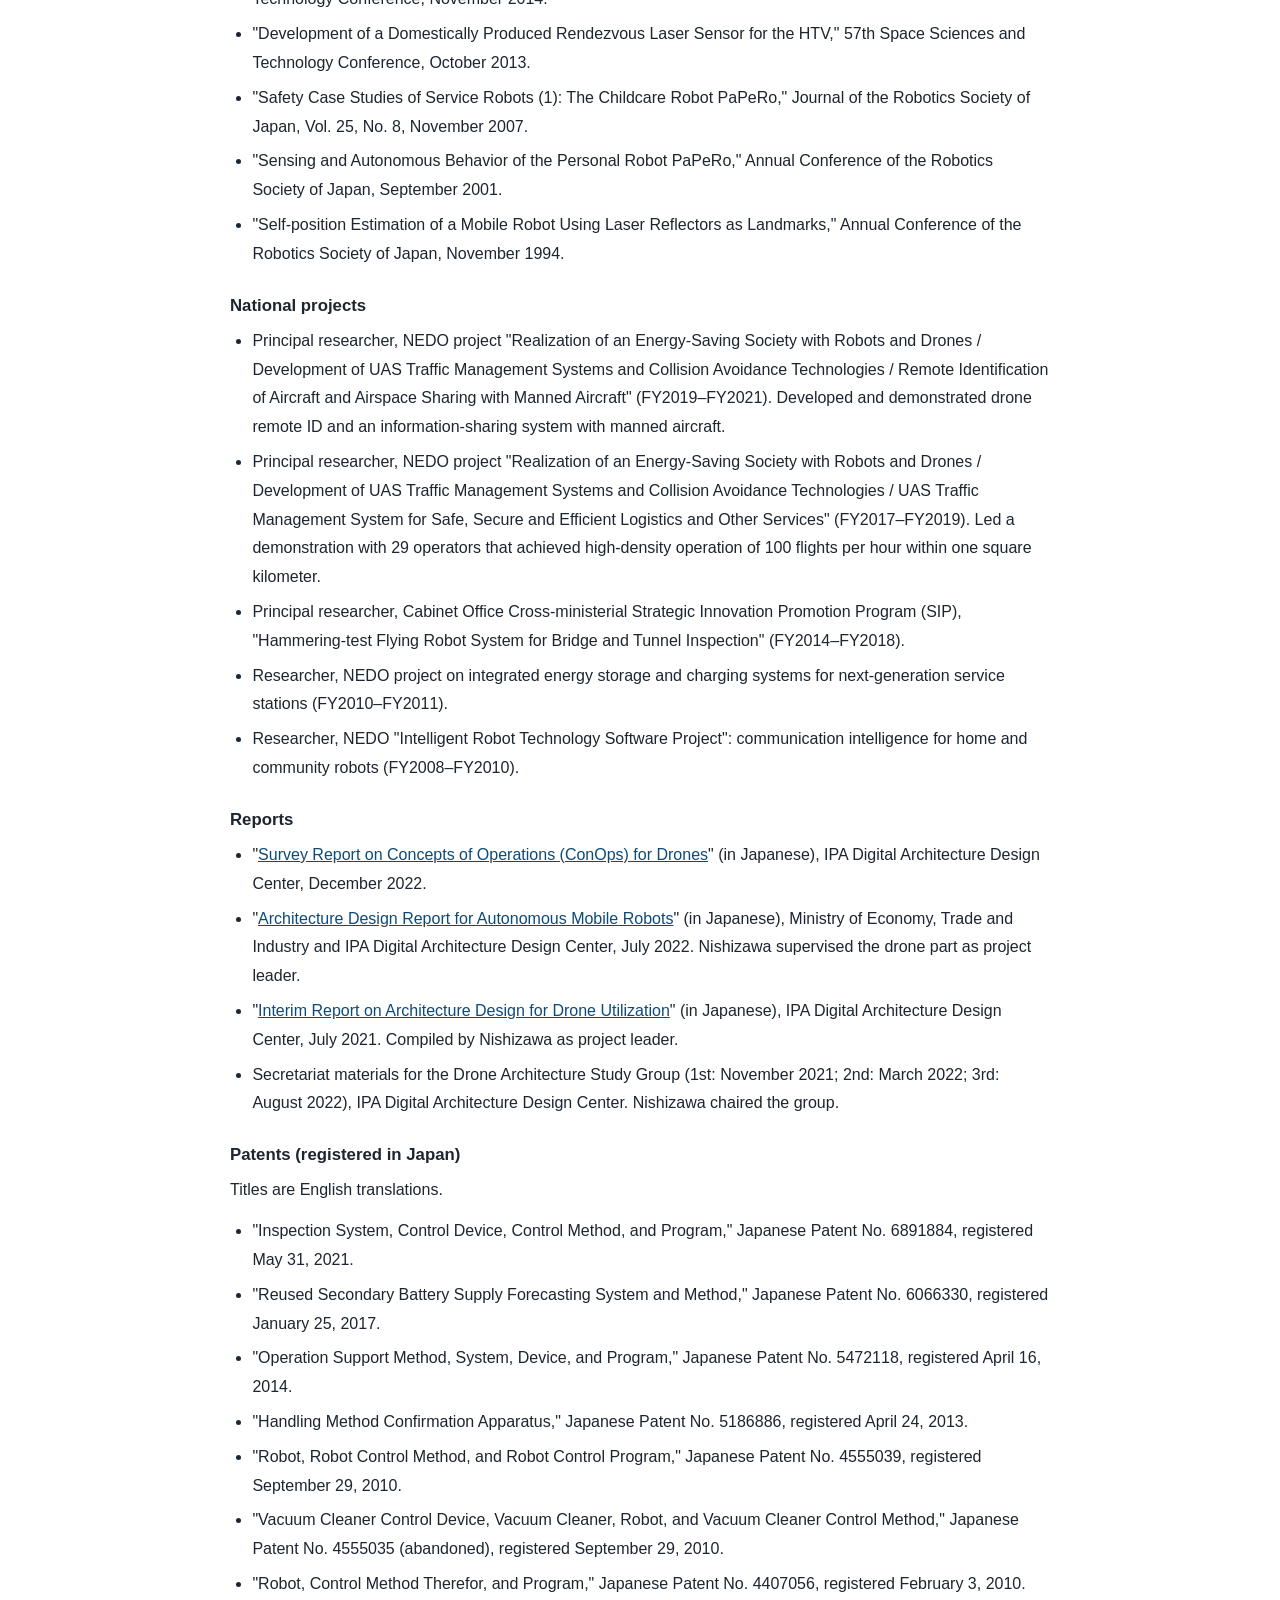
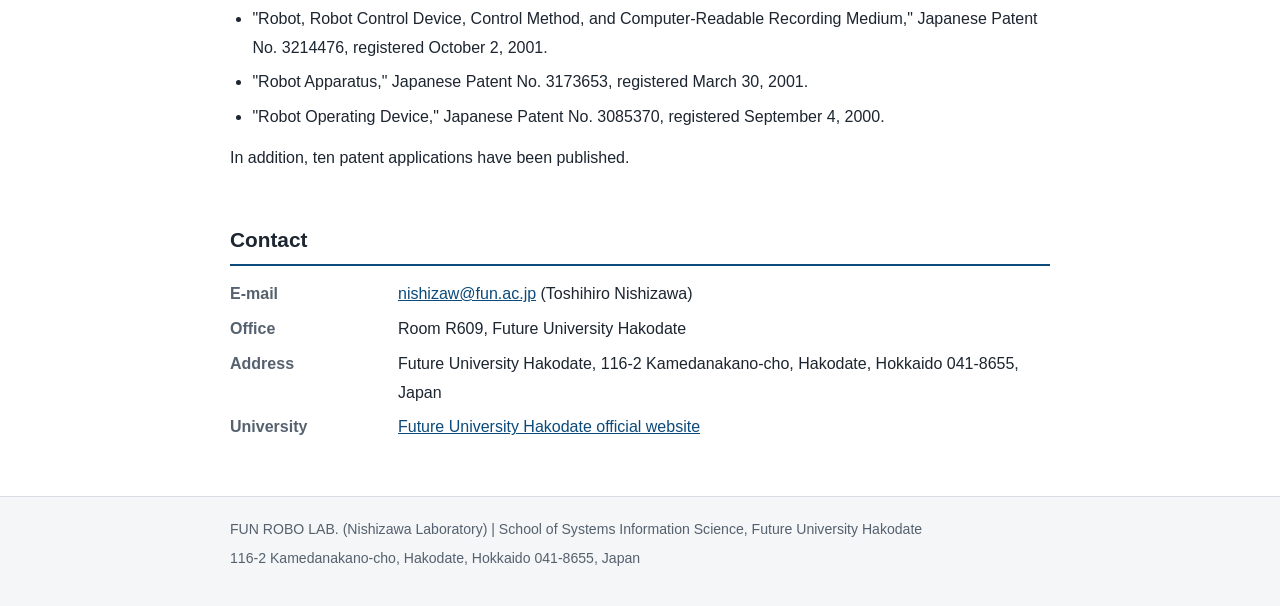
<file: en/index.html>
<!DOCTYPE html>
<html lang="en">
<head>
<meta charset="utf-8">
<meta name="viewport" content="width=device-width, initial-scale=1">
<title>FUN ROBO LAB. (Nishizawa Laboratory) | School of Systems Information Science, Future University Hakodate</title>
<meta name="description" content="Official page of the Nishizawa Laboratory (FUN ROBO LAB.), Department of Complex and Intelligent Systems, School of Systems Information Science, Future University Hakodate, Japan. Led by Associate Professor Toshihiro Nishizawa. Research on drones, UAS traffic management (UTM), disaster response technology and robot systems.">
<link rel="alternate" hreflang="ja" href="../index.html">
<link rel="stylesheet" href="../style.css">
</head>
<body>

<header class="site">
  <div class="wrap">
    <p class="univ">School of Systems Information Science, Future University Hakodate</p>
    <h1>FUN ROBO LAB. — Nishizawa Laboratory</h1>
    <p class="lead">An academic research laboratory led by a faculty member of Future University Hakodate, a public university in Hakodate, Japan. We study drone and robot systems that address real problems in our region.</p>
  </div>
</header>

<nav class="site">
  <div class="wrap">
    <ul>
      <li><a href="#pi">Principal Investigator</a></li>
      <li><a href="#research">Research</a></li>
      <li><a href="#members">Members</a></li>
      <li><a href="#achievements">Achievements</a></li>
      <li><a href="#contact">Contact</a></li>
      <li class="lang"><a href="../index.html" lang="ja">日本語</a></li>
    </ul>
  </div>
</nav>

<main class="wrap">

<section id="about">
  <h2>About the Laboratory</h2>
  <p>FUN ROBO LAB. (Nishizawa Laboratory) belongs to the Intelligent Systems Course, Department of Complex and Intelligent Systems, School of Systems Information Science, Future University Hakodate. The Principal Investigator is Associate Professor Toshihiro Nishizawa.</p>
  <p>We research robot and drone systems for infrastructure maintenance, logistics, disaster response and tourism. Using system design and architecture design methods, we analyze the social issues of the Hakodate region and aim to develop systems that are optimal for all the stakeholders involved.</p>
</section>

<section id="pi">
  <h2>Principal Investigator</h2>
  <p class="pi-name">Toshihiro Nishizawa, Ph.D.</p>
  <p class="pi-title">Associate Professor, Department of Complex and Intelligent Systems, School of Systems Information Science, Future University Hakodate</p>
  <dl class="facts">
    <dt>Affiliation</dt>
    <dd>Intelligent Systems Course, Department of Complex and Intelligent Systems, School of Systems Information Science, Future University Hakodate</dd>
    <dt>Position</dt>
    <dd>Associate Professor (since April 2024)</dd>
    <dt>Degree</dt>
    <dd>Ph.D. in Engineering</dd>
    <dt>Research fields</dt>
    <dd>Robotics, unmanned aerial vehicles, drone traffic management systems, spacecraft onboard sensors, system design</dd>
    <dt>Background</dt>
    <dd>Joined NEC Corporation in 1996 and worked on research and business development of the personal robot PaPeRo, onboard sensors for spacecraft including Hayabusa2 and the H-II Transfer Vehicle "Kounotori", infrastructure inspection drones, and drone traffic management systems. After serving at the Digital Architecture Design Center of the Information-technology Promotion Agency, Japan (IPA), he joined Future University Hakodate in April 2024.</dd>
    <dt>External appointments</dt>
    <dd>
      <!-- TODO: confirm the official English names of the organizations and titles below -->
      <ul>
        <li>Subcommittee Member, Key and Advanced Technology R&amp;D through Cross Community Collaboration Program (K Program), Japan Science and Technology Agency (JST)</li>
        <li>Technical Committee Member, New Energy and Industrial Technology Development Organization (NEDO)</li>
        <li>Professional Director and Sub-leader of the Drone Task Force, Public-Private Co-Creation Council for Disaster Management DX</li>
        <li>Vice Chair, Minami-Hokkaido Drone Utilization Promotion Council</li>      </ul>
    </dd>
    <dt>University profile</dt>
    <dd><a href="https://www.fun.ac.jp/en/faculty/nishizawa-toshihiro/">Future University Hakodate faculty list: NISHIZAWA, Toshihiro, Associate Professor</a></dd>
    <!-- TODO: add the researchmap URL after confirming it with Prof. Nishizawa
    <dt>researchmap</dt>
    <dd><a href="https://researchmap.jp/XXXX?lang=en">researchmap: Toshihiro Nishizawa</a></dd>
    -->
  </dl>
</section>

<section id="research">
  <h2>Research</h2>

  <h3>Drone systems (Drone Shot Project)</h3>
  <p>The Drone Shot Project is the laboratory's central project, led by Associate Professor Toshihiro Nishizawa as Principal Investigator.</p>
  <p>Industrial drones are expensive to introduce and require skilled pilots, which slows their adoption. Our laboratory addresses both problems with a system built from low-cost consumer drones and tablets, operated easily through automatic flight control.</p>
  <ul>
    <li><strong>Drone Shot Creator</strong>: a VR-based flight path design tool and simulator. Users place waypoints directly in 3D space and simulate the aerial footage on the spot.</li>
    <li><strong>Drone Shot Rescue</strong>: a drone imaging system for disaster situation assessment. Operators at a disaster site can generate and check 3D data easily and share information quickly.</li>
    <li><strong>Drone Shot Memories</strong>: a commemorative drone filming service for tourist sites, with automated aerial filming in which the traveler is the subject.</li>
  </ul>

  <h3>UAS traffic management (UTM)</h3>
  <p>Prof. Nishizawa served as project leader for the international standard ISO 23629-5:2023 on the functional structure of UAS traffic management. We study traffic management architecture and pilot interfaces that support responses to abnormal situations.</p>

  <h3>Robot systems</h3>
  <p>We design the roles that robots, which can act on and measure the real world, should play in society. Research on social communication robots is carried out jointly with the laboratory of Associate Professor Junichi Osada, Department of Media Architecture, Future University Hakodate.</p>
  <!-- TODO: confirm with Prof. Nishizawa how far the joint operation with the Osada Laboratory should be covered on this page -->
</section>

<section id="members">
  <h2>Members</h2>
  <dl class="facts">
    <dt>Faculty</dt>
    <dd>Toshihiro Nishizawa (Associate Professor)</dd>
    <dt>Students — Drone area (Drone Shot Project)</dt>
    <dd>
      <ul>
        <li>Taiyo Sawada <span lang="ja">(澤田 太陽)</span>, 4th-year undergraduate</li>
        <li>Yota Arimoto <span lang="ja">(有本 陽太)</span>, 4th-year undergraduate</li>
        <li>Kureha Onishi <span lang="ja">(大西 紅葉)</span>, 4th-year undergraduate</li>
        <li>Sota Uchiyama <span lang="ja">(内山 颯太)</span>, 4th-year undergraduate</li>
        <li>Satoru Takahashi <span lang="ja">(髙橋 慧流)</span>, 4th-year undergraduate</li>
        <li>Ryoko Tanaka <span lang="ja">(田中 遼洸)</span>, 2nd-year undergraduate</li>
      </ul>
    </dd>
    <dt>Students — Robot area</dt>
    <dd>
      <ul>
        <li>Kazuyoshi Sawada <span lang="ja">(澤田 一嘉)</span>, 4th-year undergraduate</li>
        <li>Taichi Shoji <span lang="ja">(所司 泰知)</span>, 4th-year undergraduate</li>
      </ul>
    </dd>
  </dl>
  <p>All eight are undergraduate students of the School of Systems Information Science, Future University Hakodate (academic year 2026).</p>

</section>

<section id="achievements">
  <h2>Achievements</h2>

  <h3>2026</h3>
  <ul>
    <li>Satoru Takahashi and Yota Arimoto (4th-year undergraduates; advisor: Toshihiro Nishizawa), Best Poster Award, JUIDA Technical Journal Poster Session, Japan Drone 2026 (Makuhari Messe, Chiba, June 3–5, 2026).</li>
    <li>Toshihiro Nishizawa, "Evaluation of a VR-based Flight Path Design System for Drones" (oral presentation, in Japanese), 73rd Annual Conference of the Japanese Society for the Science of Design, June 12–14, 2026.</li>
    <li>At the same conference, laboratory members gave six further oral and poster presentations jointly with the Osada Laboratory.</li>
    <li>"Toward Countermeasures against Crow Dropping Damage: Understanding Individual Behavioral Rules for Guiding Crow Flocks" (oral presentation), 38th SICE Symposium on Decentralized Autonomous Systems, Hamamatsu, February 19, 2026.</li>
  </ul>

  <p>The conference presentations below were co-authored by Toshihiro Nishizawa with students and collaborators. All were presented in Japanese; the titles are English translations.</p>
  <!-- TODO: author names are omitted here because the romanized spellings of student names are unconfirmed; add them after confirming with Prof. Nishizawa -->

  <h3>2025</h3>
  <ul>
    <li>72nd Annual Conference of the Japanese Society for the Science of Design (June 2025), five presentations:
      <ul>
        <li>"Exploring Future Visions of Hakodate City with a Backcasting Approach" (A3-07)</li>
        <li>"An Attempt at UI/UX Design Education Using Generative AI" (A6-02)</li>
        <li>"Building a Platform for Entertainment Robot Development" (PB-02)</li>
        <li>"A Study on the Character and Presence of Social Robots" (PB-03)</li>
        <li>"A Commemorative Drone Filming Service: User Evaluation in a Drone Experiment in Chichibu" (PB-04)</li>
      </ul>
    </li>
    <li>63rd Aircraft Symposium (October 2025), two presentations:
      <ul>
        <li>"A Study of Flight Path Creation Using Virtual Reality Technology" (JASS-2025-5267)</li>
        <li>"Research and Development of 3D Reconstruction of Disaster Sites from Drone Aerial Imagery" (JASS-2025-5056)</li>
      </ul>
    </li>
    <li>Japan Marketing Academy Conference 2025, two presentations:
      <ul>
        <li>"Exploring a Vision Design Method from the Consumer's Perspective Using Generative AI"</li>
        <li>"A Study of Video Expression Methods for a Commemorative Tourist Filming Service Using Drone Aerial Imagery"</li>
      </ul>
    </li>
    <li>"Crows Returning to Roost: Exploring the Invisible Rules That Move the Flock" (poster), 44th Annual Meeting of the Japan Ethological Society, Hakodate, November 24, 2025.</li>
  </ul>

  <h3>2024</h3>
  <ul>
    <li>"UI/UX Design for AI," 65th Annual Conference of the Japan Human Factors and Ergonomics Society (June 2024).</li>
    <!-- TODO: the evaluation sheet says "43rd" Annual Conference of the Robotics Society of Japan (Sept. 2024); the September 2024 conference should be the 42nd, so the number is omitted here until confirmed -->
    <li>"A Proposal for a Commemorative Drone Filming System for Tourism," Annual Conference of the Robotics Society of Japan (September 2024).</li>
    <li>Human Interface Symposium 2024 (September 2024), three presentations:
      <ul>
        <li>"A Study of Social Robots for Active Seniors"</li>
        <li>"Development of the Entertainment Robot Ikamii"</li>
        <li>"Design and Development of Letter-shaped Robot Motive Characters"</li>
      </ul>
    </li>
    <li>15th Conference of the 1st Branch, Japanese Society for the Science of Design (September 2024), four posters and two lightning talks:
      <ul>
        <li>"Exploring Issues of Future Hakodate City with a Backcasting Approach" (poster)</li>
        <li>"A Proposal for New Interaction Design with Physical Letters" (poster)</li>
        <li>"A UI/UX Design Proposal for Social Robots for Active Seniors" (poster)</li>
        <li>"Development of the Entertainment Robot Ikamii" (poster)</li>
        <li>"A Proposal for a Commemorative Drone Filming System for Tourism" (lightning talk)</li>
        <li>"A GUI Design Proposal for a Drone Flight Route System" (lightning talk)</li>
      </ul>
    </li>
  </ul>

  <h3>International standardization</h3>
  <ul>
    <li><a href="https://www.iso.org/standard/78961.html">ISO 23629-5:2023</a>, "UAS traffic management (UTM) — Part 5" (published April 26, 2023). An international standard on the functional structure of UAS traffic management. Nishizawa served as project leader and compiled the document with experts from multiple countries.</li>
  </ul>

  <h3>Journal papers</h3>
  <ul>
    <li>Toshihiro Nishizawa, "<a href="https://www.ieice.org/~cs-edit/magazine/ieice/alldata/Bplus73_all.pdf">Drone Traffic Management Systems</a>" (peer-reviewed survey article, in Japanese), IEICE Communications Society Magazine "B-plus," No. 73 (Summer 2025), June 2025.</li>
    <li>Toshihiro Nishizawa, Shin'ichi Yuta, et al., "A Dialogue System for Confirming Handling Methods to Reduce the Risk of Accidents with Home Robots" (peer-reviewed, in Japanese), Journal of the Robotics Society of Japan, Vol. 30, No. 5, June 2012.</li>
    <!-- TODO: the achievements list gives the publication date as April 2009; confirm the volume, issue and year -->
    <li>Miki Sato, Toru Iwasawa, Akihiko Sugiyama, Toshihiro Nishizawa, Yosuke Takano, "A Single-Chip Speech Dialogue Module and Its Evaluation on a Personal Robot, PaPeRo-mini" (peer-reviewed), IEICE Transactions on Fundamentals of Electronics, Communications and Computer Sciences, April 2009.</li>
  </ul>
  <!-- TODO: the English titles of the two Japanese-language papers above are translations; replace with the official English titles -->

  <h2 id="earlier">Earlier Work (University of Tsukuba and NEC Corporation)</h2>
  <p>Work before joining Future University Hakodate in April 2024. Prof. Nishizawa worked at NEC Corporation from 1996, and from October 2020 was seconded to the Digital Architecture Design Center of the Information-technology Promotion Agency, Japan (IPA).</p>

  <h3>International conference papers</h3>
  <ul>
    <li>Toshiaki Yamashita, Toshihiro Nishizawa, et al., "Hammering-test System for Bridge/Tunnel Inspection Using Flying Robot," The Fourteenth East Asia-Pacific Conference on Structural Engineering and Construction (EASEC-14), January 2016.</li>
    <li>Toshiaki Yamashita, Motoaki Shimizu, So Nishimura, Toshihiro Nishizawa, et al., "In-orbit and Networked Optical Ground Stations Experimental Verification Advanced Testbed (INNOVA)," IEEE International Conference on Space Optical Systems and Applications (ICSOS), May 2014. (peer-reviewed)</li>
    <li>Toshihiro Nishizawa, et al., "Proposed System of Unlocking Potentially Hazardous Function of Robot Based on Verbal Communication," 2011 IEEE/SICE International Symposium on System Integration (SII), December 2011. (peer-reviewed)</li>
    <li>Miki Sato, Toru Iwasawa, Akihiko Sugiyama, Toshihiro Nishizawa, Yosuke Takano, "A Compact Speech Dialogue Module and Its Evaluation on a Personal Robot PaPeRo-mini," 2009 IEEE International Conference on Acoustics, Speech and Signal Processing (ICASSP), April 2009. (peer-reviewed)</li>
    <li>Tetsuya Munekata, Yoshihiro Fujita, Toshihiro Nishizawa, "New Learning Environment for Enhancing Storytelling Activities of Children with Intellectual Disabilities/Autism Using a Personal Robot in the Classroom," ACM International Conference on Intelligent User Interfaces (IUI 2009), February 2009. (peer-reviewed)</li>
    <li>Akitoshi Okumura, Takahiro Ikeda, Toshihiro Nishizawa, et al., "Multimedia Blog Creation System through Dialogue with Intelligent Robot," Annual Meeting of the Association for Computational Linguistics (ACL 2007), June 2007.</li>
    <li>Toshihiro Nishizawa, Shinichi Ohnaka, Yoshihiro Fujita, "Safety Design for Childcare Robot, PaPeRo," Workshop on Technical Challenges for Dependable Robots in Human Environments, June 2005.</li>
    <li>Nobuaki Takanashi, Toshihiro Nishizawa, et al., "Complete Modular Links for Hyper Redundant Robots," COE/Super Mechano-Systems Workshop, February 1999.</li>
    <li>Nobuaki Takanashi, Toshihiro Nishizawa, et al., "Complete Modular Links as a Motion Agent for Virtual-real World Connection," International Conference on Virtual Systems and Multimedia (VSMM 1996), September 1996. (peer-reviewed)</li>
    <li>Toshihiro Nishizawa, Akihisa Ohya, Shin'ichi Yuta, et al., "A Development of Autonomous Tractor for Agricultural Field - Positioning System and Its Experiment," International Symposium on Robotics and Manufacturing (ISRAM 1996), May 1996. (peer-reviewed)</li>
    <li>Toshihiro Nishizawa, Akihisa Ohya, Shin'ichi Yuta, "An Implementation of On-board Position Estimation for a Mobile Robot - EKF Based Odometry and Laser Reflector Landmarks Detection," IEEE International Conference on Robotics and Automation (ICRA 1995), May 1995. (peer-reviewed)</li>
  </ul>

  <h3>Domestic conference presentations and technical articles</h3>
  <p>Forty presentations and articles in Japanese between 1994 and 2020; the full list is on the <a href="../index.html#earlier" lang="ja">Japanese page</a>. Selected items (titles are English translations):</p>
  <ul>
    <li>"Development and Interconnection Testing of a Drone Traffic Management System," 4th UTM Symposium, February 2020.</li>
    <li>"Development of a Hammering-test Flying Robot System for Bridge Inspection," JSME Conference on Robotics and Mechatronics 2018, June 2018.</li>
    <li>"Research and Development of a UAS Traffic Management System for Safe, Secure and Efficient Logistics," Japan Drone 2018 project forum, March 2018.</li>
    <li>"Performance Evaluation of a Flying Robot System for Infrastructure Inspection," 54th Aircraft Symposium, Japan Society for Aeronautical and Space Sciences, October 2016.</li>
    <li>"Development of Compact Free-space Optical Communication Equipment," 58th Space Sciences and Technology Conference, November 2014.</li>
    <li>"Development of a Domestically Produced Rendezvous Laser Sensor for the HTV," 57th Space Sciences and Technology Conference, October 2013.</li>
    <li>"Safety Case Studies of Service Robots (1): The Childcare Robot PaPeRo," Journal of the Robotics Society of Japan, Vol. 25, No. 8, November 2007.</li>
    <li>"Sensing and Autonomous Behavior of the Personal Robot PaPeRo," Annual Conference of the Robotics Society of Japan, September 2001.</li>
    <li>"Self-position Estimation of a Mobile Robot Using Laser Reflectors as Landmarks," Annual Conference of the Robotics Society of Japan, November 1994.</li>
  </ul>

  <h3>National projects</h3>
  <ul>
    <li>Principal researcher, NEDO project "Realization of an Energy-Saving Society with Robots and Drones / Development of UAS Traffic Management Systems and Collision Avoidance Technologies / Remote Identification of Aircraft and Airspace Sharing with Manned Aircraft" (FY2019–FY2021). Developed and demonstrated drone remote ID and an information-sharing system with manned aircraft.</li>
    <li>Principal researcher, NEDO project "Realization of an Energy-Saving Society with Robots and Drones / Development of UAS Traffic Management Systems and Collision Avoidance Technologies / UAS Traffic Management System for Safe, Secure and Efficient Logistics and Other Services" (FY2017–FY2019). Led a demonstration with 29 operators that achieved high-density operation of 100 flights per hour within one square kilometer.</li>
    <li>Principal researcher, Cabinet Office Cross-ministerial Strategic Innovation Promotion Program (SIP), "Hammering-test Flying Robot System for Bridge and Tunnel Inspection" (FY2014–FY2018).</li>
    <li>Researcher, NEDO project on integrated energy storage and charging systems for next-generation service stations (FY2010–FY2011).</li>
    <li>Researcher, NEDO "Intelligent Robot Technology Software Project": communication intelligence for home and community robots (FY2008–FY2010).</li>
  </ul>

  <h3>Reports</h3>
  <ul>
    <li>"<a href="https://www.ipa.go.jp/digital/architecture/project/autonomousmobilerobot/202211_1.html">Survey Report on Concepts of Operations (ConOps) for Drones</a>" (in Japanese), IPA Digital Architecture Design Center, December 2022.</li>
    <li>"<a href="https://www.ipa.go.jp/digital/architecture/Individual-link/ps6vr7000000q38k-att/pj_report_autonomousmobilerobot_doc_detail_202208_1.pdf">Architecture Design Report for Autonomous Mobile Robots</a>" (in Japanese), Ministry of Economy, Trade and Industry and IPA Digital Architecture Design Center, July 2022. Nishizawa supervised the drone part as project leader.</li>
    <li>"<a href="https://www.ipa.go.jp/digital/architecture/project/autonomousmobilerobot/ngi93u000000kx2y-att/pg_report_drone_doc_20210726.pdf">Interim Report on Architecture Design for Drone Utilization</a>" (in Japanese), IPA Digital Architecture Design Center, July 2021. Compiled by Nishizawa as project leader.</li>
    <li>Secretariat materials for the Drone Architecture Study Group (1st: November 2021; 2nd: March 2022; 3rd: August 2022), IPA Digital Architecture Design Center. Nishizawa chaired the group.</li>
  </ul>

  <h3>Patents (registered in Japan)</h3>
  <p>Titles are English translations.</p>
  <ul>
    <li>"Inspection System, Control Device, Control Method, and Program," Japanese Patent No. 6891884, registered May 31, 2021.</li>
    <li>"Reused Secondary Battery Supply Forecasting System and Method," Japanese Patent No. 6066330, registered January 25, 2017.</li>
    <li>"Operation Support Method, System, Device, and Program," Japanese Patent No. 5472118, registered April 16, 2014.</li>
    <li>"Handling Method Confirmation Apparatus," Japanese Patent No. 5186886, registered April 24, 2013.</li>
    <li>"Robot, Robot Control Method, and Robot Control Program," Japanese Patent No. 4555039, registered September 29, 2010.</li>
    <li>"Vacuum Cleaner Control Device, Vacuum Cleaner, Robot, and Vacuum Cleaner Control Method," Japanese Patent No. 4555035 (abandoned), registered September 29, 2010.</li>
    <li>"Robot, Control Method Therefor, and Program," Japanese Patent No. 4407056, registered February 3, 2010.</li>
    <li>"Robot, Robot Control Device, Control Method, and Computer-Readable Recording Medium," Japanese Patent No. 3214476, registered October 2, 2001.</li>
    <li>"Robot Apparatus," Japanese Patent No. 3173653, registered March 30, 2001.</li>
    <li>"Robot Operating Device," Japanese Patent No. 3085370, registered September 4, 2000.</li>
  </ul>
  <p>In addition, ten patent applications have been published.</p>
</section>

<section id="contact">
  <h2>Contact</h2>
  <dl class="facts">
    <dt>E-mail</dt>
    <dd><a href="mailto:nishizaw@fun.ac.jp">nishizaw@fun.ac.jp</a> (Toshihiro Nishizawa)</dd>
    <dt>Office</dt>
    <dd>Room R609, Future University Hakodate</dd>
    <dt>Address</dt>
    <dd>Future University Hakodate, 116-2 Kamedanakano-cho, Hakodate, Hokkaido 041-8655, Japan</dd>
    <dt>University</dt>
    <dd><a href="https://www.fun.ac.jp/en/">Future University Hakodate official website</a></dd>
  </dl>
</section>

</main>

<footer class="site">
  <div class="wrap">
    <p>FUN ROBO LAB. (Nishizawa Laboratory) | School of Systems Information Science, Future University Hakodate</p>
    <p>116-2 Kamedanakano-cho, Hakodate, Hokkaido 041-8655, Japan</p>
  </div>
</footer>

</body>
</html>
</file>
<file: style.css>
:root {
  --ink: #1c2530;
  --sub: #55616e;
  --line: #d9dee4;
  --bg: #ffffff;
  --band: #f4f6f8;
  --accent: #0b4a7a;
}

* { box-sizing: border-box; }

html { -webkit-text-size-adjust: 100%; }

body {
  margin: 0;
  color: var(--ink);
  background: var(--bg);
  font-family: "Hiragino Kaku Gothic ProN", "Yu Gothic", "Meiryo", "Segoe UI", Helvetica, Arial, sans-serif;
  font-size: 16px;
  line-height: 1.8;
}

a { color: var(--accent); }
a:hover { text-decoration: none; }

.wrap {
  max-width: 860px;
  margin: 0 auto;
  padding: 0 20px;
}

header.site {
  border-top: 6px solid var(--accent);
  border-bottom: 1px solid var(--line);
  background: var(--band);
  padding: 28px 0 24px;
}

header.site .univ {
  margin: 0 0 6px;
  font-size: 0.95rem;
  font-weight: 700;
  color: var(--accent);
}

header.site h1 {
  margin: 0;
  font-size: 1.9rem;
  line-height: 1.3;
}

header.site .lead {
  margin: 10px 0 0;
  color: var(--sub);
}

nav.site {
  border-bottom: 1px solid var(--line);
  font-size: 0.9rem;
}

nav.site ul {
  display: flex;
  flex-wrap: wrap;
  gap: 4px 18px;
  list-style: none;
  margin: 0;
  padding: 10px 0;
}

nav.site .lang { margin-left: auto; }

section { padding: 30px 0 6px; }

h2 {
  margin: 0 0 14px;
  padding-bottom: 6px;
  border-bottom: 2px solid var(--accent);
  font-size: 1.3rem;
}

h3 {
  margin: 22px 0 6px;
  font-size: 1.05rem;
}

p { margin: 0 0 12px; }

ul, ol { margin: 0 0 12px; padding-left: 1.4em; }
li { margin-bottom: 6px; }

dl.facts {
  display: grid;
  grid-template-columns: 9.5em 1fr;
  gap: 6px 16px;
  margin: 0 0 12px;
}

dl.facts dt { font-weight: 700; color: var(--sub); }
dl.facts dd { margin: 0; }

.pi-name { font-size: 1.2rem; font-weight: 700; margin-bottom: 2px; }
.pi-title { color: var(--sub); margin-bottom: 14px; }

.note {
  padding: 12px 16px;
  border-left: 4px solid var(--line);
  background: var(--band);
  font-size: 0.93rem;
}

footer.site {
  margin-top: 36px;
  padding: 20px 0 30px;
  border-top: 1px solid var(--line);
  background: var(--band);
  color: var(--sub);
  font-size: 0.88rem;
}

footer.site p { margin: 0 0 4px; }

@media (max-width: 600px) {
  body { font-size: 15px; }
  header.site h1 { font-size: 1.5rem; }
  dl.facts { grid-template-columns: 1fr; gap: 0; }
  dl.facts dd { margin-bottom: 10px; }
  nav.site .lang { margin-left: 0; }
}
</file>
